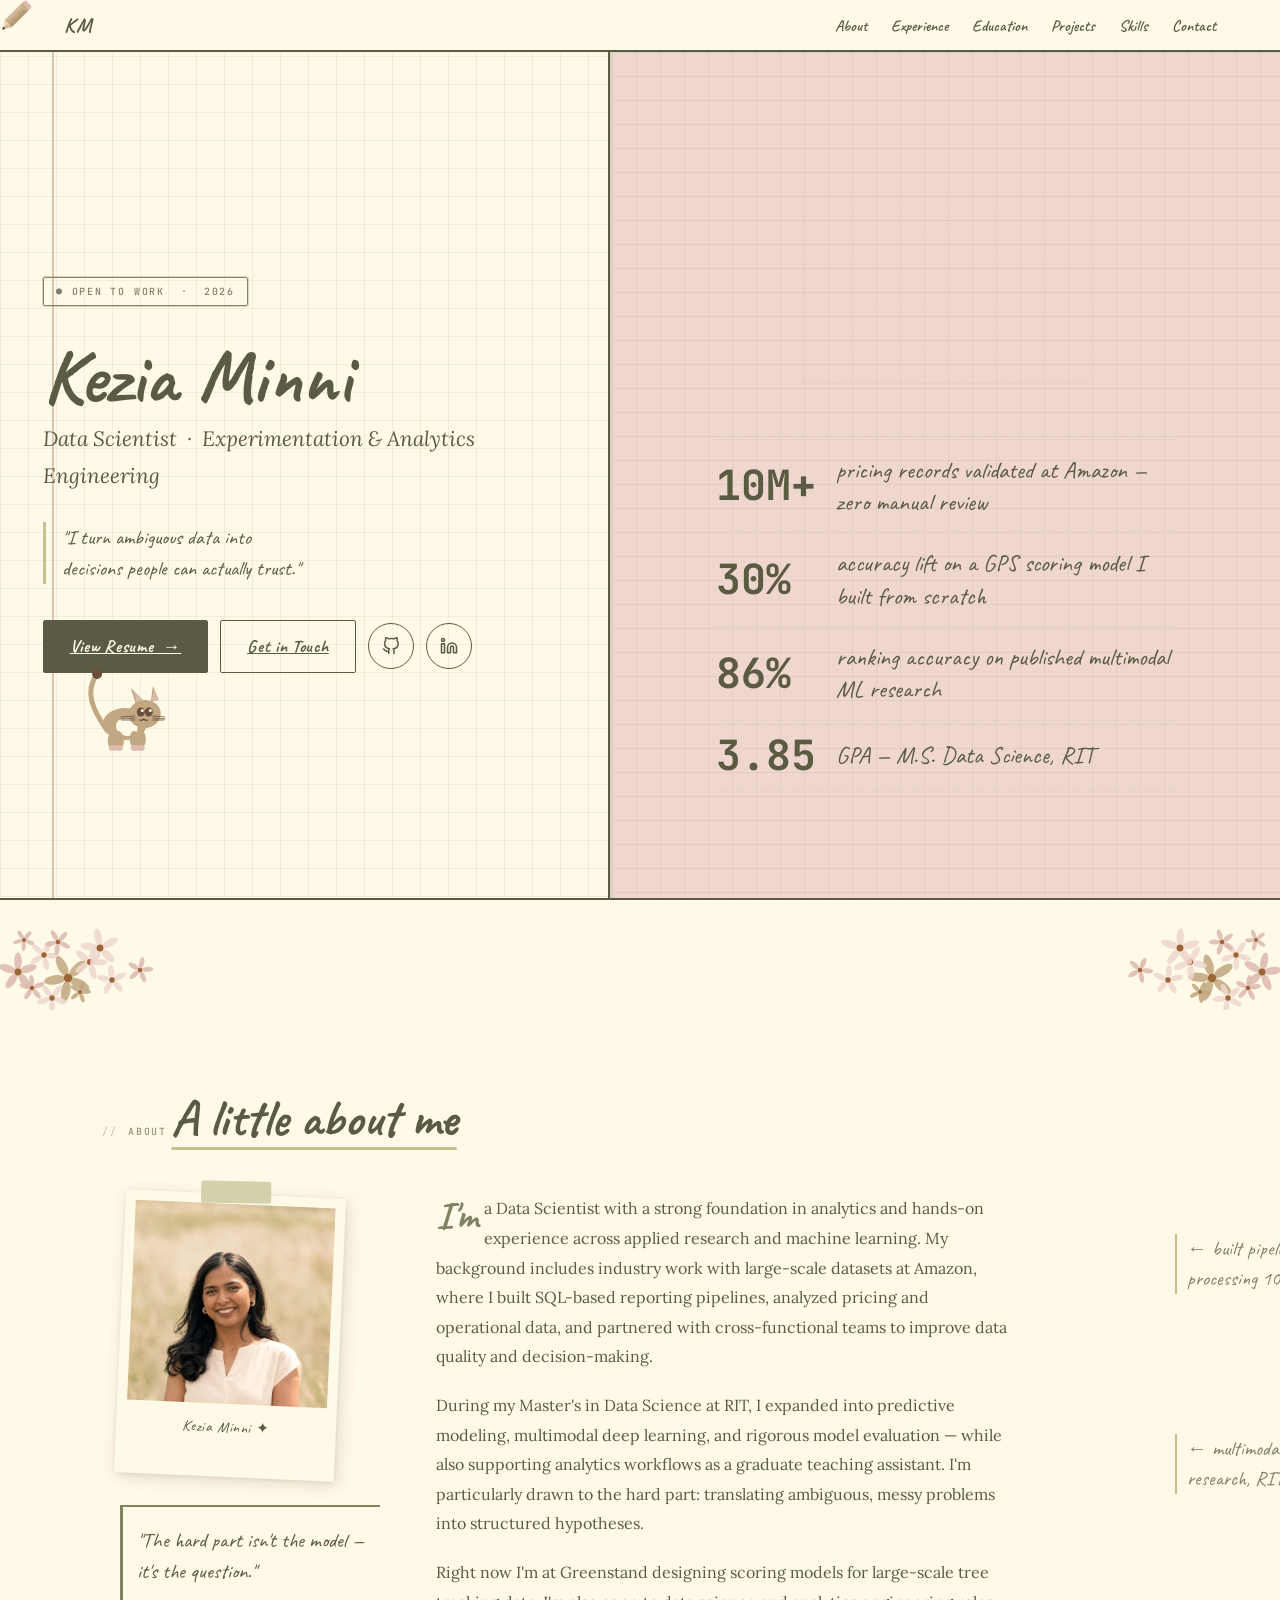
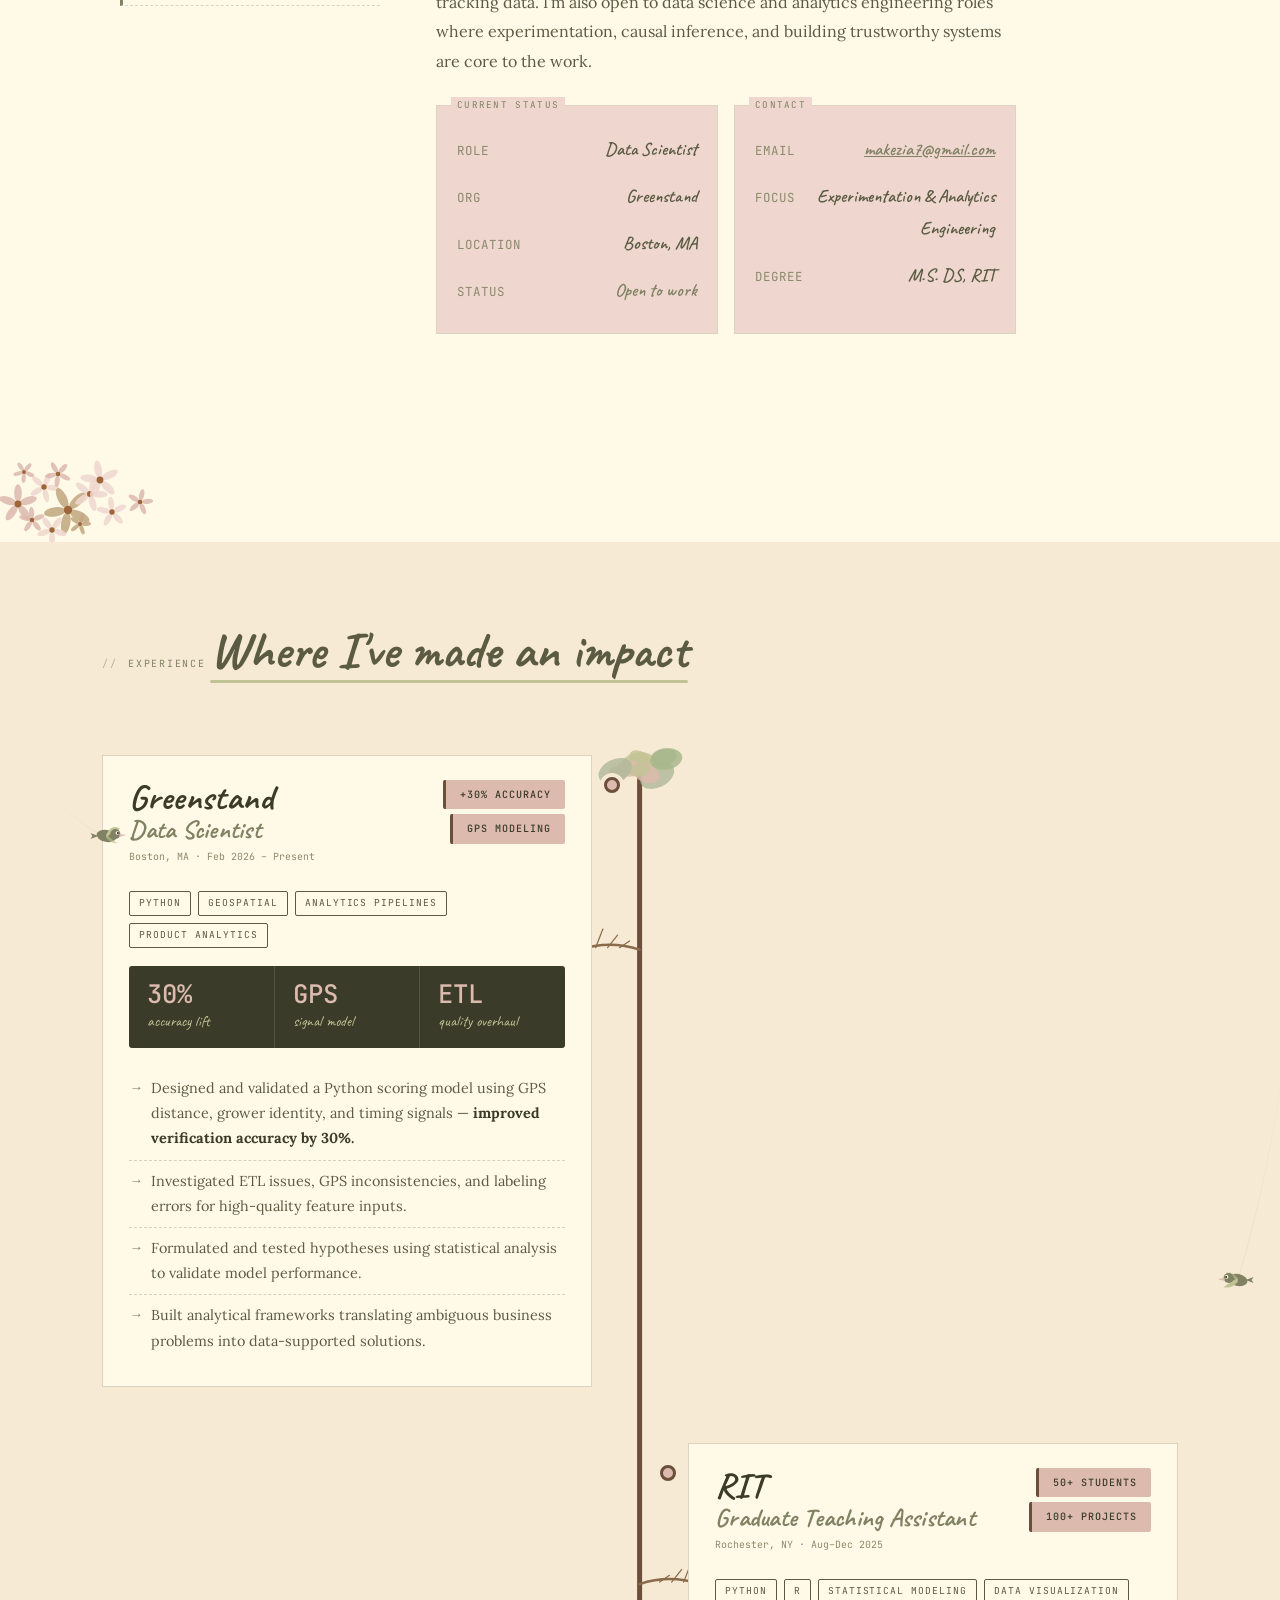
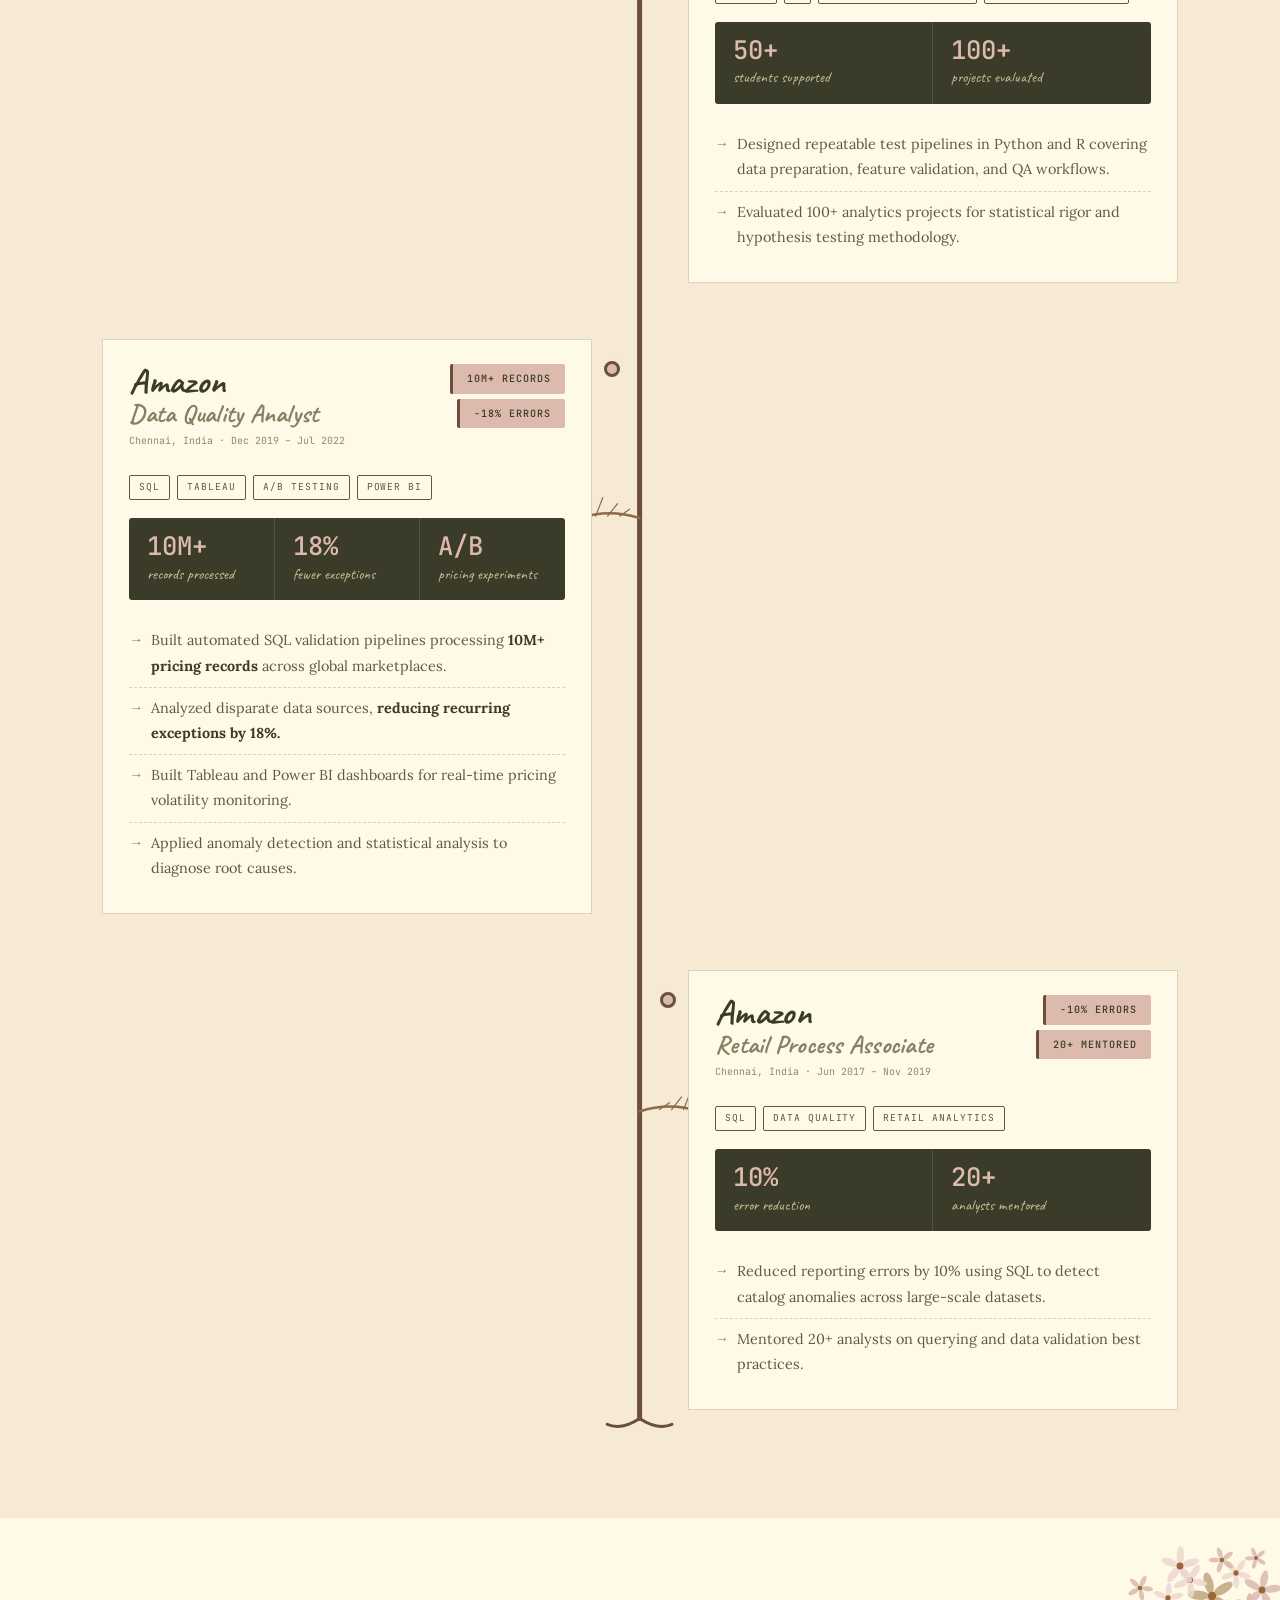
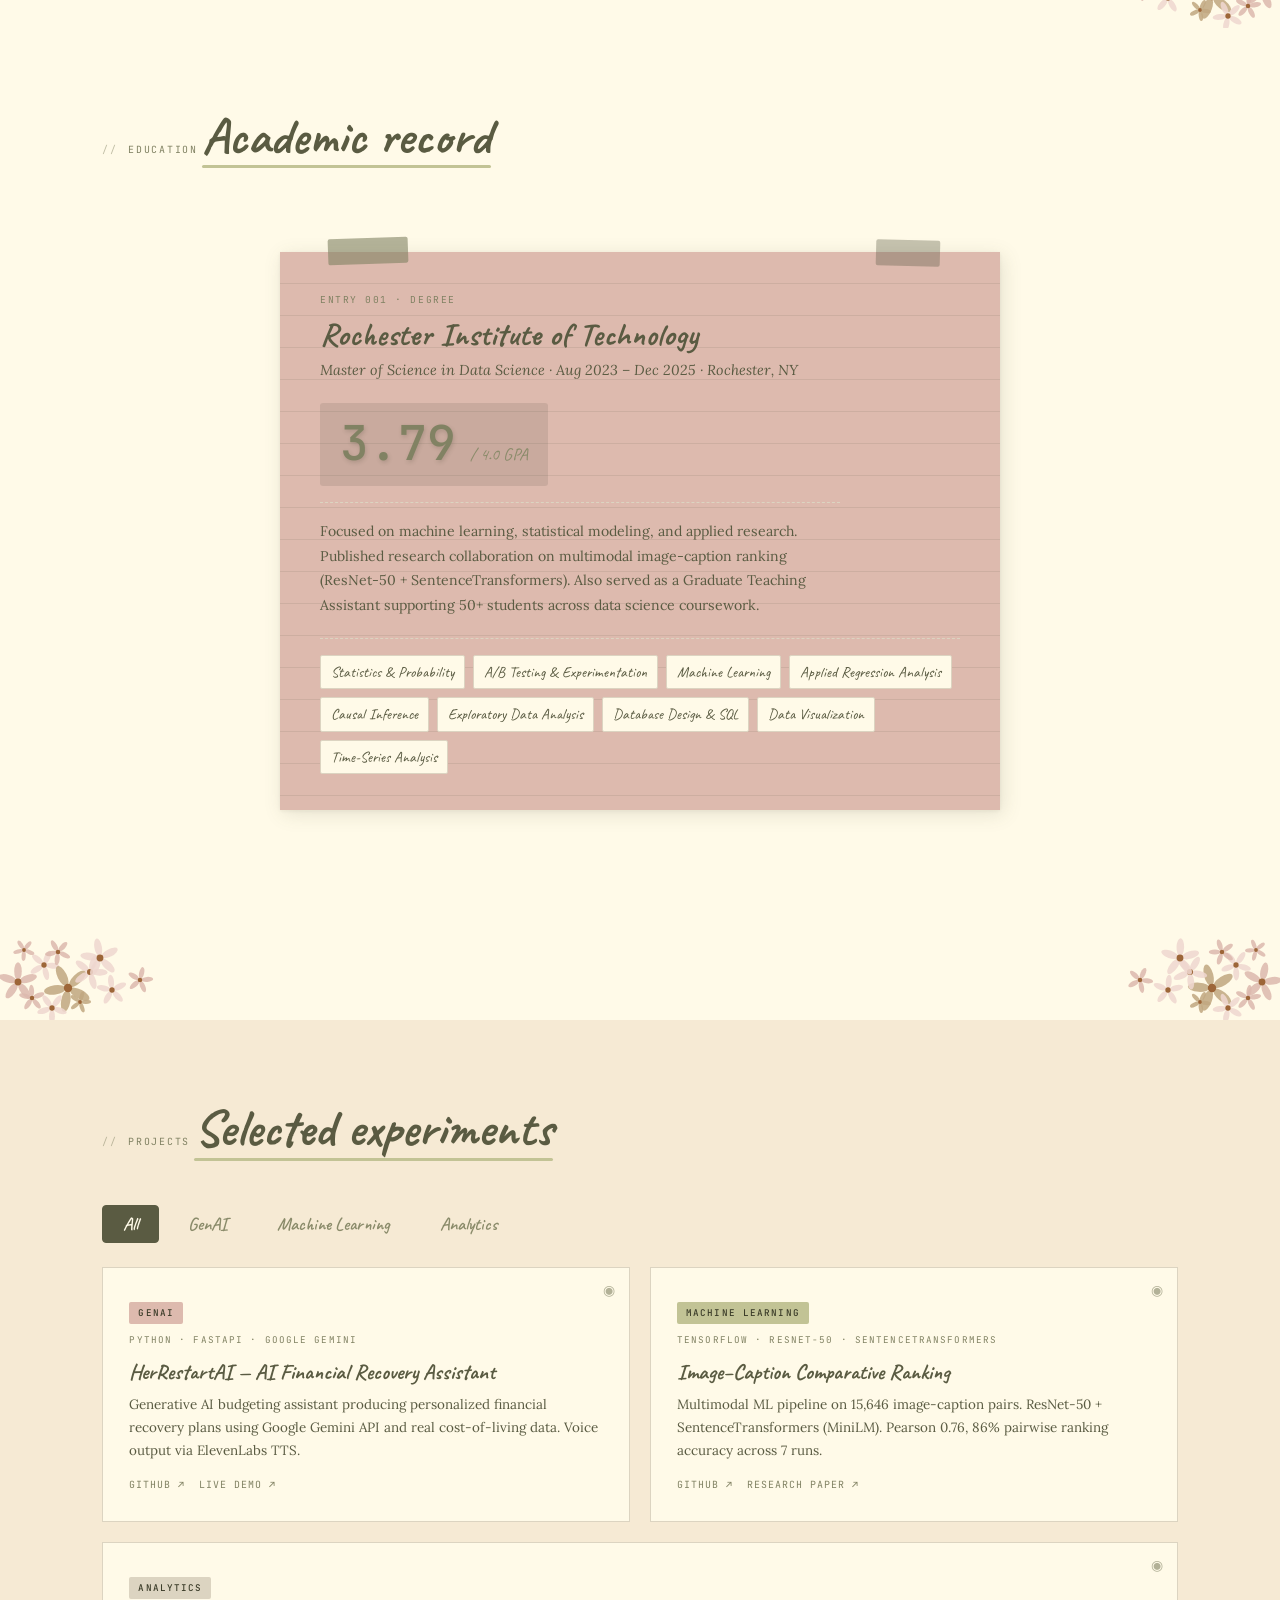
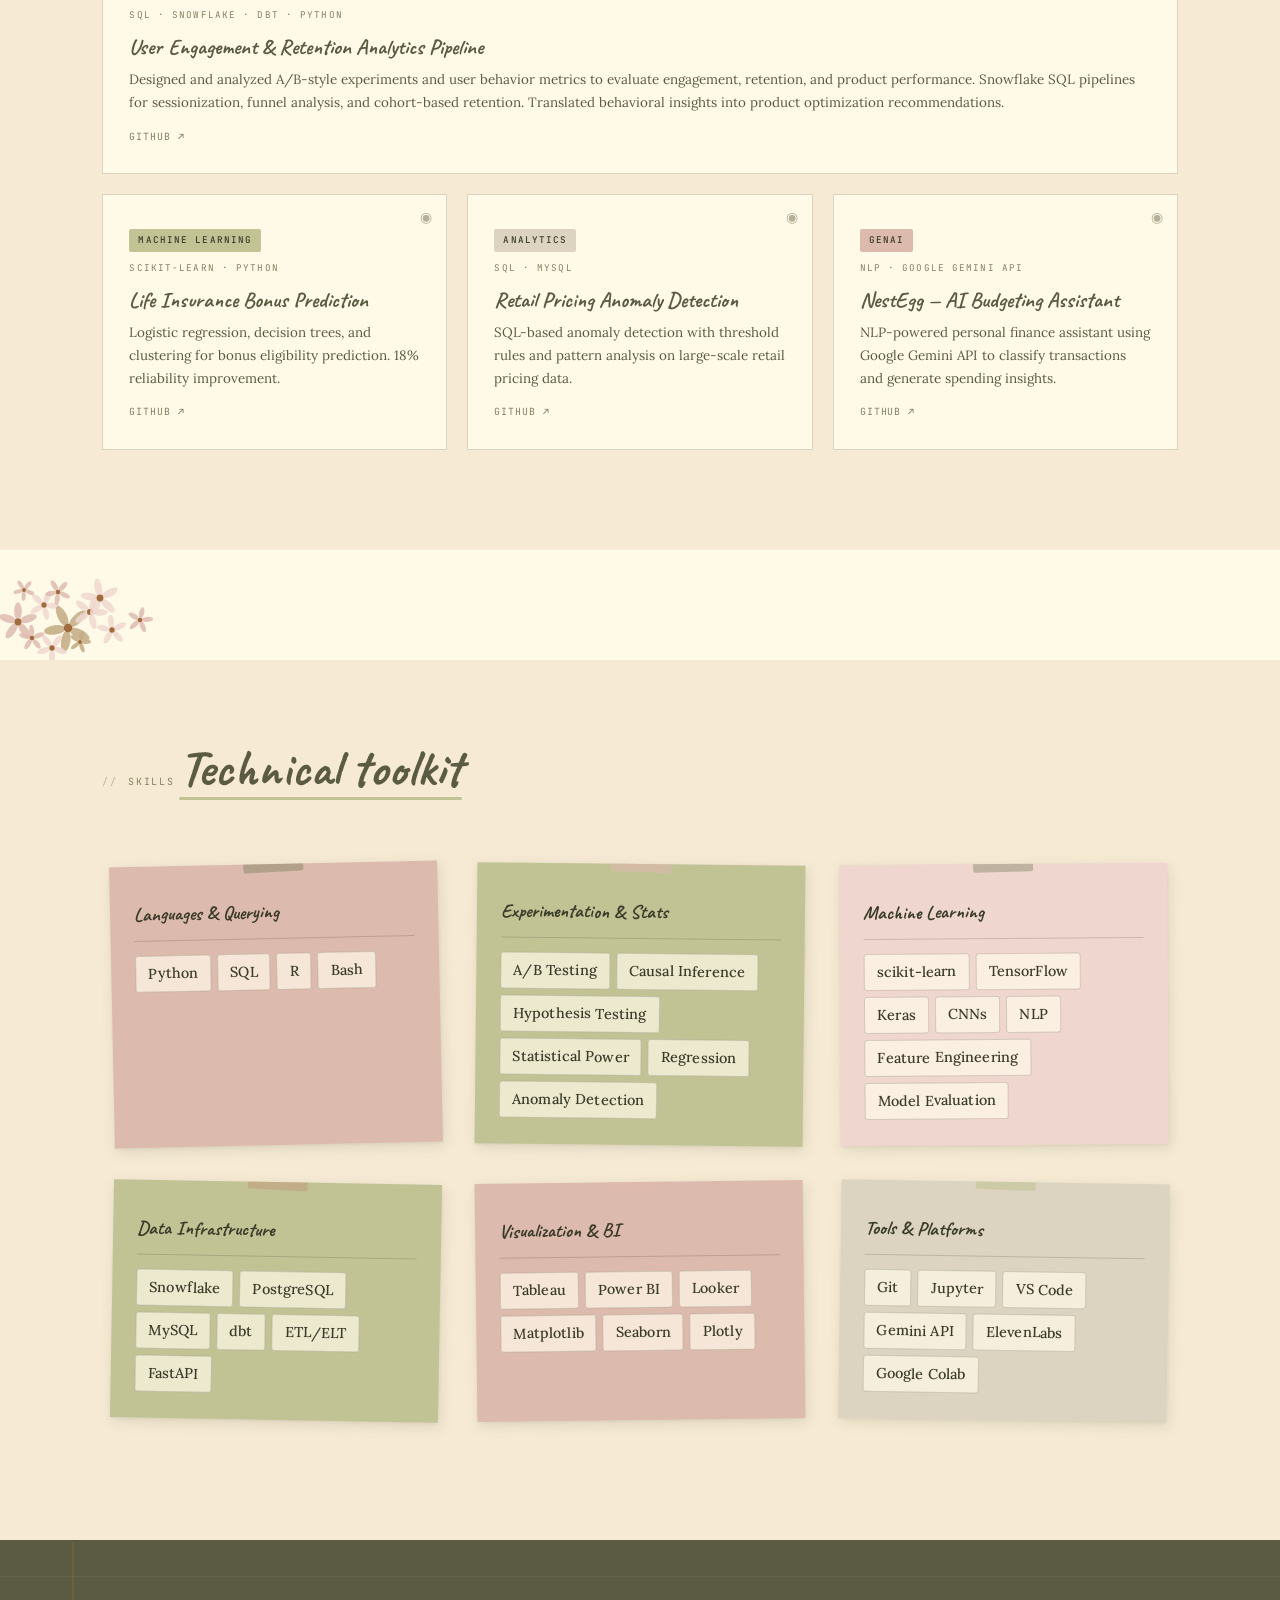
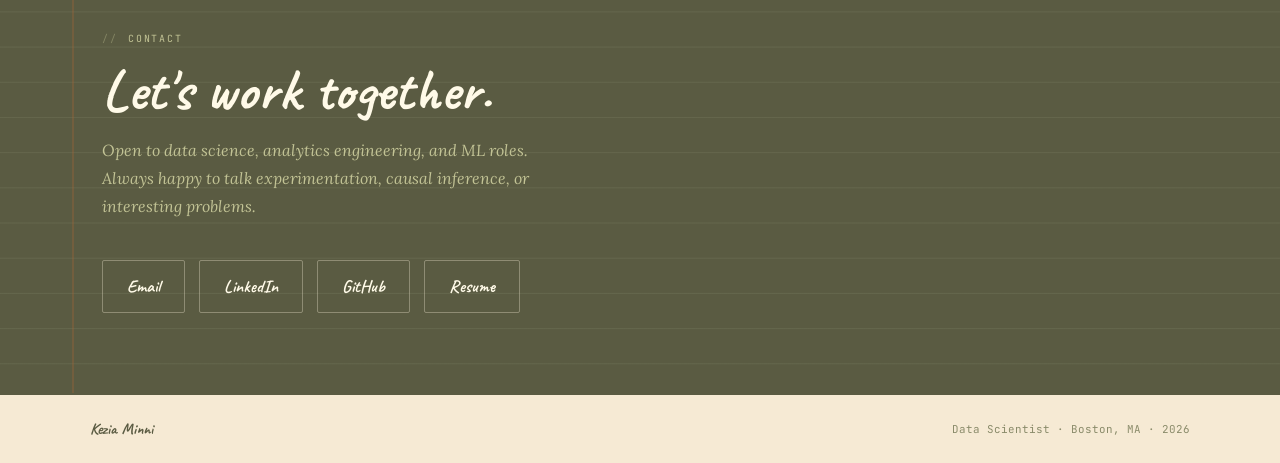
<file: index.html>
<!DOCTYPE html>
<html lang="en">
<head>
  <meta charset="UTF-8"/>
  <meta name="viewport" content="width=device-width, initial-scale=1.0"/>
  <title>Kezia Minni — Data Scientist</title>
  <link rel="stylesheet" href="styles.css"/>
</head>
<body>

<div id="cursor">
  <svg viewBox="0 0 40 40" xmlns="http://www.w3.org/2000/svg">
    <g transform="rotate(45, 20, 20)">
      <!-- eraser (top) -->
      <rect x="15" y="2" width="10" height="5" rx="2" fill="#DDBAAE"/>
      <!-- eraser band -->
      <rect x="15" y="6.5" width="10" height="2.5" fill="#C2A882"/>
      <!-- body -->
      <rect x="15" y="9" width="10" height="22" fill="#C2A882"/>
      <!-- body highlight -->
      <rect x="15" y="9" width="3.5" height="22" fill="#DCC3AA" opacity="0.6"/>
      <!-- body shadow -->
      <rect x="21.5" y="9" width="3.5" height="22" fill="#9D7A5A" opacity="0.3"/>
      <!-- tip cone -->
      <polygon points="15,31 25,31 20,38" fill="#E8D0B0"/>
      <!-- tip cone shadow -->
      <polygon points="20,31 25,31 20,38" fill="#C2A882" opacity="0.5"/>
      <!-- lead tip -->
      <polygon points="18.5,36.5 21.5,36.5 20,39.5" fill="#3A3B28"/>
    </g>
  </svg>
</div>
<div id="cursor-ring"></div>

<!-- NAV -->
<nav id="nav">
  <span class="nav-logo">KM</span>
  <ul>
    <li><a href="#about">About</a></li>
    <li><a href="#experience">Experience</a></li>
    <li><a href="#education">Education</a></li>
    <li><a href="#projects">Projects</a></li>
    <li><a href="#skills">Skills</a></li>
    <li><a href="#contact">Contact</a></li>
  </ul>
</nav>

<!-- HERO -->
<section class="hero grid-paper" id="cover">
  <!-- cat lives here, absolute over the whole hero -->
  <canvas id="cat-canvas" style="position:absolute;inset:0;width:100%;height:100%;pointer-events:none;z-index:10;"></canvas>

  <div class="hero-left">
    <div class="hero-stamp">● OPEN TO WORK &nbsp;·&nbsp; 2026</div>

    <h1 class="hero-name"><span id="typed-name"></span></h1>
    <p class="hero-subname">Data Scientist &nbsp;·&nbsp; Experimentation &amp; Analytics Engineering</p>

    <p class="hero-tagline">
      "I turn ambiguous data into<br>decisions people can actually trust."
    </p>

    <div class="hero-ctas">
      <a href="https://drive.google.com/file/d/1GzvhHKBE6N0D0bWMZa0f_IvfRc3o-O-c/view?usp=sharing" target="_blank" class="btn-primary magnetic">View Resume &nbsp;→</a>
      <a href="#contact" class="btn-outline magnetic">Get in Touch</a>
      <a href="https://github.com/KeziaMinni" target="_blank" class="btn-icon magnetic" aria-label="GitHub">
        <svg width="18" height="18" viewBox="0 0 24 24" fill="none" stroke="currentColor" stroke-width="2" stroke-linecap="round" stroke-linejoin="round"><path d="M9 19c-5 1.5-5-2.5-7-3m14 6v-3.87a3.37 3.37 0 0 0-.94-2.61c3.14-.35 6.44-1.54 6.44-7A5.44 5.44 0 0 0 20 4.77 5.07 5.07 0 0 0 19.91 1S18.73.65 16 2.48a13.38 13.38 0 0 0-7 0C6.27.65 5.09 1 5.09 1A5.07 5.07 0 0 0 5 4.77a5.44 5.44 0 0 0-1.5 3.78c0 5.42 3.3 6.61 6.44 7A3.37 3.37 0 0 0 9 18.13V22"/></svg>
      </a>
      <a href="https://www.linkedin.com/in/kezia-minni-368565137/" target="_blank" class="btn-icon magnetic" aria-label="LinkedIn">
        <svg width="18" height="18" viewBox="0 0 24 24" fill="none" stroke="currentColor" stroke-width="2" stroke-linecap="round" stroke-linejoin="round"><path d="M16 8a6 6 0 0 1 6 6v7h-4v-7a2 2 0 0 0-2-2 2 2 0 0 0-2 2v7h-4v-7a6 6 0 0 1 6-6z"/><rect x="2" y="9" width="4" height="12"/><circle cx="4" cy="4" r="2"/></svg>
      </a>
    </div>


  </div>

  <div class="hero-right">
    <canvas id="sketch-canvas" height="240"></canvas>
    <div class="hero-stat-band">
      <div class="hero-stat">
        <span class="stat-num" data-count="10" data-suffix="M+">10M+</span>
        <span class="stat-label">pricing records validated at Amazon — zero manual review</span>
      </div>
      <div class="hero-stat">
        <span class="stat-num" data-count="30" data-suffix="%">30%</span>
        <span class="stat-label">accuracy lift on a GPS scoring model I built from scratch</span>
      </div>
      <div class="hero-stat">
        <span class="stat-num" data-count="86" data-suffix="%">86%</span>
        <span class="stat-label">ranking accuracy on published multimodal ML research</span>
      </div>
      <div class="hero-stat">
        <span class="stat-num" data-count="3.85" data-decimal="2" data-suffix="">3.85</span>
        <span class="stat-label">GPA — M.S. Data Science, RIT</span>
      </div>
    </div>
  </div>
</section>

<!-- ABOUT -->
<canvas class="botanical-divider" data-side="both"></canvas>
<section id="about" class="section lined-paper">
  <div class="section-tab reveal">About</div>
  <h2 class="section-heading reveal">A little about me</h2>

  <div class="about-grid">
    <div class="about-sidebar reveal-left">

      <!-- Polaroid photo -->
      <div class="polaroid">
        <div class="polaroid-tape"></div>
        <img src="kezia_pic.png" alt="Kezia Minni" class="polaroid-img"/>
        <div class="polaroid-caption">Kezia Minni ✦</div>
      </div>

      <div class="pull-quote">"The hard part isn't the model — it's the question."</div>
    </div>

    <div class="about-body" style="position:relative;">
      <p class="reveal">
        <span class="drop-cap">I'm</span> a Data Scientist with a strong foundation in analytics and hands-on experience across applied research and machine learning. My background includes industry work with large-scale datasets at Amazon, where I built SQL-based reporting pipelines, analyzed pricing and operational data, and partnered with cross-functional teams to improve data quality and decision-making.
      </p>
      <span class="margin-note reveal" style="top:40px;">← built pipelines processing 10M+ rows</span>

      <p class="reveal delay-1">
        During my Master's in Data Science at RIT, I expanded into predictive modeling, multimodal deep learning, and rigorous model evaluation — while also supporting analytics workflows as a graduate teaching assistant. I'm particularly drawn to the hard part: translating ambiguous, messy problems into structured hypotheses.
      </p>
      <span class="margin-note reveal delay-1" style="top:240px;">← multimodal ML research, RIT</span>

      <p class="reveal delay-2">
        Right now I'm at Greenstand designing scoring models for large-scale tree tracking data. I'm also open to data science and analytics engineering roles where experimentation, causal inference, and building trustworthy systems are core to the work.
      </p>

      <!-- Status cards sit below the body text -->
      <div class="about-cards-row reveal delay-3">
        <div class="about-card" data-label="current status">
          <div class="about-card-row"><span class="key">role</span><span class="val">Data Scientist</span></div>
          <div class="about-card-row"><span class="key">org</span><span class="val">Greenstand</span></div>
          <div class="about-card-row"><span class="key">location</span><span class="val">Boston, MA</span></div>
          <div class="about-card-row"><span class="key">status</span><span class="val" style="color:var(--rust)">Open to work</span></div>
        </div>
        <div class="about-card" data-label="contact">
          <div class="about-card-row"><span class="key">email</span><span class="val"><a href="mailto:makezia7@gmail.com" style="color:var(--rust)">makezia7@gmail.com</a></span></div>
          <div class="about-card-row"><span class="key">focus</span><span class="val">Experimentation &amp; Analytics Engineering</span></div>
          <div class="about-card-row"><span class="key">degree</span><span class="val">M.S. DS, RIT</span></div>
        </div>
      </div>
    </div>
  </div>
</section>

<!-- EXPERIENCE -->
<canvas class="botanical-divider" data-side="left"></canvas>
<section id="experience" class="section grid-paper" style="position:relative;">
  <canvas id="bird-canvas" style="position:absolute;inset:0;width:100%;height:100%;pointer-events:none;z-index:2;"></canvas>
  <div class="section-tab reveal">Experience</div>
  <h2 class="section-heading reveal">Where I've made an impact</h2>

  <div class="tree-wrap">
    <!-- SVG trunk + branches drawn by JS -->
    <svg id="tree-svg" class="tree-svg" aria-hidden="true"></svg>

    <!-- entries alternate left / right -->
    <div class="tree-entries">

      <div class="tree-entry left reveal" data-branch="0">
        <div class="tree-card">
          <div class="tree-card-header">
            <div>
              <div class="exp-company">Greenstand</div>
              <div class="exp-role">Data Scientist</div>
              <div class="exp-location">Boston, MA · Feb 2026 – Present</div>
            </div>
            <div class="exp-impact-badges">
              <span class="impact-badge">+30% accuracy</span>
              <span class="impact-badge">GPS modeling</span>
            </div>
          </div>
          <div class="exp-tags">
            <span class="exp-tag">Python</span><span class="exp-tag">Geospatial</span><span class="exp-tag">Analytics Pipelines</span><span class="exp-tag">Product Analytics</span>
          </div>
          <div class="exp-stat-row">
            <div class="exp-stat"><span class="exp-stat-num">30%</span><span class="exp-stat-label">accuracy lift</span></div>
            <div class="exp-stat"><span class="exp-stat-num">GPS</span><span class="exp-stat-label">signal model</span></div>
            <div class="exp-stat"><span class="exp-stat-num">ETL</span><span class="exp-stat-label">quality overhaul</span></div>
          </div>
          <div class="exp-content"><ul>
            <li>Designed and validated a Python scoring model using GPS distance, grower identity, and timing signals — <strong>improved verification accuracy by 30%.</strong></li>
            <li>Investigated ETL issues, GPS inconsistencies, and labeling errors for high-quality feature inputs.</li>
            <li>Formulated and tested hypotheses using statistical analysis to validate model performance.</li>
            <li>Built analytical frameworks translating ambiguous business problems into data-supported solutions.</li>
          </ul></div>
        </div>
        <div class="tree-dot"></div>
      </div>

      <div class="tree-entry right reveal delay-1" data-branch="1">
        <div class="tree-dot"></div>
        <div class="tree-card">
          <div class="tree-card-header">
            <div>
              <div class="exp-company">RIT</div>
              <div class="exp-role">Graduate Teaching Assistant</div>
              <div class="exp-location">Rochester, NY · Aug–Dec 2025</div>
            </div>
            <div class="exp-impact-badges">
              <span class="impact-badge">50+ students</span>
              <span class="impact-badge">100+ projects</span>
            </div>
          </div>
          <div class="exp-tags">
            <span class="exp-tag">Python</span><span class="exp-tag">R</span><span class="exp-tag">Statistical Modeling</span><span class="exp-tag">Data Visualization</span>
          </div>
          <div class="exp-stat-row">
            <div class="exp-stat"><span class="exp-stat-num">50+</span><span class="exp-stat-label">students supported</span></div>
            <div class="exp-stat"><span class="exp-stat-num">100+</span><span class="exp-stat-label">projects evaluated</span></div>
          </div>
          <div class="exp-content"><ul>
            <li>Designed repeatable test pipelines in Python and R covering data preparation, feature validation, and QA workflows.</li>
            <li>Evaluated 100+ analytics projects for statistical rigor and hypothesis testing methodology.</li>
          </ul></div>
        </div>
      </div>

      <div class="tree-entry left reveal delay-2" data-branch="2">
        <div class="tree-card">
          <div class="tree-card-header">
            <div>
              <div class="exp-company">Amazon</div>
              <div class="exp-role">Data Quality Analyst</div>
              <div class="exp-location">Chennai, India · Dec 2019 – Jul 2022</div>
            </div>
            <div class="exp-impact-badges">
              <span class="impact-badge">10M+ records</span>
              <span class="impact-badge">-18% errors</span>
            </div>
          </div>
          <div class="exp-tags">
            <span class="exp-tag">SQL</span><span class="exp-tag">Tableau</span><span class="exp-tag">A/B Testing</span><span class="exp-tag">Power BI</span>
          </div>
          <div class="exp-stat-row">
            <div class="exp-stat"><span class="exp-stat-num">10M+</span><span class="exp-stat-label">records processed</span></div>
            <div class="exp-stat"><span class="exp-stat-num">18%</span><span class="exp-stat-label">fewer exceptions</span></div>
            <div class="exp-stat"><span class="exp-stat-num">A/B</span><span class="exp-stat-label">pricing experiments</span></div>
          </div>
          <div class="exp-content"><ul>
            <li>Built automated SQL validation pipelines processing <strong>10M+ pricing records</strong> across global marketplaces.</li>
            <li>Analyzed disparate data sources, <strong>reducing recurring exceptions by 18%.</strong></li>
            <li>Built Tableau and Power BI dashboards for real-time pricing volatility monitoring.</li>
            <li>Applied anomaly detection and statistical analysis to diagnose root causes.</li>
          </ul></div>
        </div>
        <div class="tree-dot"></div>
      </div>

      <div class="tree-entry right reveal delay-3" data-branch="3">
        <div class="tree-dot"></div>
        <div class="tree-card">
          <div class="tree-card-header">
            <div>
              <div class="exp-company">Amazon</div>
              <div class="exp-role">Retail Process Associate</div>
              <div class="exp-location">Chennai, India · Jun 2017 – Nov 2019</div>
            </div>
            <div class="exp-impact-badges">
              <span class="impact-badge">-10% errors</span>
              <span class="impact-badge">20+ mentored</span>
            </div>
          </div>
          <div class="exp-tags">
            <span class="exp-tag">SQL</span><span class="exp-tag">Data Quality</span><span class="exp-tag">Retail Analytics</span>
          </div>
          <div class="exp-stat-row">
            <div class="exp-stat"><span class="exp-stat-num">10%</span><span class="exp-stat-label">error reduction</span></div>
            <div class="exp-stat"><span class="exp-stat-num">20+</span><span class="exp-stat-label">analysts mentored</span></div>
          </div>
          <div class="exp-content"><ul>
            <li>Reduced reporting errors by 10% using SQL to detect catalog anomalies across large-scale datasets.</li>
            <li>Mentored 20+ analysts on querying and data validation best practices.</li>
          </ul></div>
        </div>
      </div>

    </div><!-- end tree-entries -->
  </div><!-- end tree-wrap -->
</section>

<!-- EDUCATION -->
<canvas class="botanical-divider" data-side="right"></canvas>
<section id="education" class="section lined-paper">
  <div class="section-tab reveal">Education</div>
  <h2 class="section-heading reveal">Academic record</h2>

  <div class="edu-notebook reveal">
    <div class="edu-notebook-inner">
      <span class="edu-tab-label">entry 001 · degree</span>
      <div class="edu-institution">Rochester Institute of Technology</div>
      <div class="edu-degree">Master of Science in Data Science · Aug 2023 – Dec 2025 · Rochester, NY</div>
      <div class="edu-gpa-row">
        <span class="edu-gpa" data-count="3.85" data-decimal="2">3.85</span>
        <span class="edu-gpa-label">/ 4.0 GPA</span>
      </div>
      <p class="edu-note">
        Focused on machine learning, statistical modeling, and applied research. Published research collaboration on multimodal image-caption ranking (ResNet-50 + SentenceTransformers). Also served as a Graduate Teaching Assistant supporting 50+ students across data science coursework.
      </p>
      <div class="coursework">
        <span>Statistics &amp; Probability</span>
        <span>A/B Testing &amp; Experimentation</span>
        <span>Machine Learning</span>
        <span>Applied Regression Analysis</span>
        <span>Causal Inference</span>
        <span>Exploratory Data Analysis</span>
        <span>Database Design &amp; SQL</span>
        <span>Data Visualization</span>
        <span>Time-Series Analysis</span>
      </div>
    </div>
  </div>
</section>

<!-- PROJECTS -->
<canvas class="botanical-divider" data-side="both"></canvas>
<section id="projects" class="section grid-paper">
  <div class="section-tab reveal">Projects</div>
  <h2 class="section-heading reveal">Selected experiments</h2>

  <!-- Filter buttons -->
  <div class="project-filters reveal" id="project-filters">
    <button class="filter-btn active" data-filter="all">All</button>
    <button class="filter-btn" data-filter="genai">GenAI</button>
    <button class="filter-btn" data-filter="ml">Machine Learning</button>
    <button class="filter-btn" data-filter="analytics">Analytics</button>
  </div>

  <div class="project-board" id="project-board-featured">
    <div class="project-card reveal" data-category="genai" onclick="openModal('herrestart')">
      <span class="project-type-badge genai">GenAI</span>
      <span class="project-tag">Python · FastAPI · Google Gemini</span>
      <div class="project-title">HerRestartAI — AI Financial Recovery Assistant</div>
      <p class="project-desc">Generative AI budgeting assistant producing personalized financial recovery plans using Google Gemini API and real cost-of-living data. Voice output via ElevenLabs TTS.</p>
      <div class="project-links">
        <a href="https://github.com/KeziaMinni/HerRestartAI" target="_blank" onclick="event.stopPropagation()">GitHub ↗</a>
        <a href="https://her-restart-ai.vercel.app/" target="_blank" onclick="event.stopPropagation()">Live Demo ↗</a>
      </div>
    </div>

    <div class="project-card reveal delay-1" data-category="ml" onclick="openModal('imagecaption')">
      <span class="project-type-badge ml">Machine Learning</span>
      <span class="project-tag">TensorFlow · ResNet-50 · SentenceTransformers</span>
      <div class="project-title">Image–Caption Comparative Ranking</div>
      <p class="project-desc">Multimodal ML pipeline on 15,646 image-caption pairs. ResNet-50 + SentenceTransformers (MiniLM). Pearson 0.76, 86% pairwise ranking accuracy across 7 runs.</p>
      <div class="project-links">
        <a href="https://github.com/hil-se/comparative_image_caption" target="_blank" onclick="event.stopPropagation()">GitHub ↗</a>
        <a href="https://arxiv.org/abs/2602.00381v2" target="_blank" onclick="event.stopPropagation()">Research Paper ↗</a>
      </div>
    </div>

    <div class="project-card full-width reveal delay-2" data-category="analytics" onclick="openModal('retention')">
      <span class="project-type-badge analytics">Analytics</span>
      <span class="project-tag">SQL · Snowflake · dbt · Python</span>
      <div class="project-title">User Engagement &amp; Retention Analytics Pipeline</div>
      <p class="project-desc">Designed and analyzed A/B-style experiments and user behavior metrics to evaluate engagement, retention, and product performance. Snowflake SQL pipelines for sessionization, funnel analysis, and cohort-based retention. Translated behavioral insights into product optimization recommendations.</p>
      <div class="project-links"><a href="https://github.com/KeziaMinni/user-engagement-retention-analytics-pipeline" target="_blank" onclick="event.stopPropagation()">GitHub ↗</a></div>
    </div>
  </div>

  <div class="project-board three" id="project-board-secondary">
    <div class="project-card reveal" data-category="ml" onclick="openModal('insurance')">
      <span class="project-type-badge ml">Machine Learning</span>
      <span class="project-tag">scikit-learn · Python</span>
      <div class="project-title">Life Insurance Bonus Prediction</div>
      <p class="project-desc">Logistic regression, decision trees, and clustering for bonus eligibility prediction. 18% reliability improvement.</p>
      <div class="project-links"><a href="https://github.com/KeziaMinni/life-insurance-bonus-predictor" target="_blank" onclick="event.stopPropagation()">GitHub ↗</a></div>
    </div>

    <div class="project-card reveal delay-1" data-category="analytics" onclick="openModal('pricing')">
      <span class="project-type-badge analytics">Analytics</span>
      <span class="project-tag">SQL · MySQL</span>
      <div class="project-title">Retail Pricing Anomaly Detection</div>
      <p class="project-desc">SQL-based anomaly detection with threshold rules and pattern analysis on large-scale retail pricing data.</p>
      <div class="project-links"><a href="https://github.com/KeziaMinni/sql-fastkart-retail-analysis" target="_blank" onclick="event.stopPropagation()">GitHub ↗</a></div>
    </div>

    <div class="project-card reveal delay-2" data-category="genai" onclick="openModal('nestegg')">
      <span class="project-type-badge genai">GenAI</span>
      <span class="project-tag">NLP · Google Gemini API</span>
      <div class="project-title">NestEgg — AI Budgeting Assistant</div>
      <p class="project-desc">NLP-powered personal finance assistant using Google Gemini API to classify transactions and generate spending insights.</p>
      <div class="project-links"><a href="https://github.com/KeziaMinni/nestegg-financial-assistant" target="_blank" onclick="event.stopPropagation()">GitHub ↗</a></div>
    </div>
  </div>
</section>

<!-- SKILLS -->
<canvas class="botanical-divider" data-side="left"></canvas>
<section id="skills" class="section lined-paper">
  <div class="section-tab reveal">Skills</div>
  <h2 class="section-heading reveal">Technical toolkit</h2>

  <div class="skills-grid">
    <div class="skill-category reveal">
      <div class="skill-cat-label">Languages &amp; Querying</div>
      <div class="stamp-list">
        <span class="stamp">Python</span><span class="stamp">SQL</span><span class="stamp">R</span><span class="stamp">Bash</span>
      </div>
    </div>
    <div class="skill-category reveal delay-1">
      <div class="skill-cat-label">Experimentation &amp; Stats</div>
      <div class="stamp-list">
        <span class="stamp">A/B Testing</span><span class="stamp">Causal Inference</span><span class="stamp">Hypothesis Testing</span><span class="stamp">Statistical Power</span><span class="stamp">Regression</span><span class="stamp">Anomaly Detection</span>
      </div>
    </div>
    <div class="skill-category reveal delay-2">
      <div class="skill-cat-label">Machine Learning</div>
      <div class="stamp-list">
        <span class="stamp">scikit-learn</span><span class="stamp">TensorFlow</span><span class="stamp">Keras</span><span class="stamp">CNNs</span><span class="stamp">NLP</span><span class="stamp">Feature Engineering</span><span class="stamp">Model Evaluation</span>
      </div>
    </div>
    <div class="skill-category reveal delay-1">
      <div class="skill-cat-label">Data Infrastructure</div>
      <div class="stamp-list">
        <span class="stamp">Snowflake</span><span class="stamp">PostgreSQL</span><span class="stamp">MySQL</span><span class="stamp">dbt</span><span class="stamp">ETL/ELT</span><span class="stamp">FastAPI</span>
      </div>
    </div>
    <div class="skill-category reveal delay-2">
      <div class="skill-cat-label">Visualization &amp; BI</div>
      <div class="stamp-list">
        <span class="stamp">Tableau</span><span class="stamp">Power BI</span><span class="stamp">Looker</span><span class="stamp">Matplotlib</span><span class="stamp">Seaborn</span><span class="stamp">Plotly</span>
      </div>
    </div>
    <div class="skill-category reveal delay-3">
      <div class="skill-cat-label">Tools &amp; Platforms</div>
      <div class="stamp-list">
        <span class="stamp">Git</span><span class="stamp">Jupyter</span><span class="stamp">VS Code</span><span class="stamp">Gemini API</span><span class="stamp">ElevenLabs</span><span class="stamp">Google Colab</span>
      </div>
    </div>
  </div>
</section>

<!-- CONTACT -->
<section id="contact" class="section">
  <canvas id="akita-canvas" style="position:absolute;inset:0;width:100%;height:100%;pointer-events:none;z-index:0;"></canvas>
  <div style="position:relative;z-index:1;">
    <div class="section-tab reveal">Contact</div>
    <h2 class="contact-heading reveal">Let's work together.</h2>
    <p class="contact-sub reveal delay-1">Open to data science, analytics engineering, and ML roles. Always happy to talk experimentation, causal inference, or interesting problems.</p>
    <div class="contact-links reveal delay-2">
      <a href="mailto:makezia7@gmail.com" class="contact-btn magnetic"><span>Email</span></a>
      <a href="https://www.linkedin.com/in/kezia-minni-368565137/" target="_blank" class="contact-btn magnetic"><span>LinkedIn</span></a>
      <a href="https://github.com/KeziaMinni" target="_blank" class="contact-btn magnetic"><span>GitHub</span></a>
      <a href="https://drive.google.com/file/d/1GzvhHKBE6N0D0bWMZa0f_IvfRc3o-O-c/view?usp=sharing" target="_blank" class="contact-btn magnetic"><span>Resume</span></a>
    </div>
  </div>
</section>

<!-- FOOTER -->
<footer>
  <strong>Kezia Minni</strong>
  <span>Data Scientist · Boston, MA · 2026</span>
</footer>

<!-- MODAL -->
<div class="modal-backdrop" id="modal" onclick="closeModal()">
  <div class="modal-box" onclick="event.stopPropagation()">
    <button class="modal-close" onclick="closeModal()">×</button>
    <div class="modal-header">
      <span class="modal-tag" id="modal-tag"></span>
      <div class="modal-title" id="modal-title"></div>
    </div>
    <div class="modal-body">
      <div class="modal-section-label">Context</div>
      <p class="modal-text" id="modal-context"></p>
      <div class="modal-section-label">What I built</div>
      <p class="modal-text" id="modal-action"></p>
      <div class="modal-section-label">Results</div>
      <p class="modal-text" id="modal-result"></p>
      <div class="modal-tools" id="modal-tools"></div>
      <div style="display:flex;gap:12px;flex-wrap:wrap;margin-top:8px;">
        <a id="modal-github" href="#" target="_blank" class="btn-primary" style="display:inline-block;">GitHub ↗</a>
        <a id="modal-demo" href="#" target="_blank" class="btn-outline" style="display:none;">Live Demo ↗</a>
      </div>
    </div>
  </div>
</div>

<script>
/* ============ PROJECT DATA ============ */
const projects = {
  herrestart: {
    tag:"GenAI · Python · FastAPI",
    title:"HerRestartAI — AI Financial Recovery Assistant",
    context:"A generative AI financial assistant designed to help women navigating financial transitions understand their stability and build personalized recovery plans.",
    action:"Developed a FastAPI backend integrating Google Gemini to generate personalized budget breakdowns, debt-free timelines, and financial growth strategies using real U.S. economic indicators. Integrated ElevenLabs TTS for voice output.",
    result:"Delivered a working AI assistant producing structured financial plans with both text and voice output, improving accessibility for users who prefer audio formats.",
    tools:["Python","FastAPI","Google Gemini API","ElevenLabs","HTML","CSS","JavaScript"],
    github:"https://github.com/KeziaMinni/HerRestartAI",
    demo:"https://her-restart-ai.vercel.app/"
  },
  imagecaption: {
    tag:"Machine Learning · Research · TensorFlow",
    title:"Image–Caption Comparative Ranking",
    context:"Built a multimodal learning system to evaluate and rank image captions using both visual and textual information — research collaboration with Professor Yu.",
    action:"Combined ResNet-50 image embeddings with SentenceTransformer (MiniLM) text embeddings on 15,646 image-caption pairs. Trained regression and comparative learning models with hinge loss and dual-encoder architecture.",
    result:"Achieved Pearson 0.76 on regression and 86% pairwise ranking accuracy on the same-image task across 7 independent runs.",
    tools:["Python","TensorFlow","Keras","ResNet-50","SentenceTransformers","MiniLM"],
    github:"https://github.com/hil-se/comparative_image_caption",
    demo:"https://arxiv.org/abs/2602.00381v2",
  },
  retention: {
    tag:"Analytics · SQL · Snowflake · dbt",
    title:"User Engagement & Retention Analytics Pipeline",
    context:"Modeled raw event-level data into actionable product analytics metrics for evaluating user behavior and growth.",
    action:"Built Snowflake SQL pipelines for sessionization, funnel analysis, and cohort-based retention. Designed A/B-style experiments to evaluate engagement and product performance.",
    result:"Enabled clear analysis of engagement, conversion, and churn trends. Translated behavioral insights into product optimization recommendations.",
    tools:["SQL","Snowflake","dbt","Python","Product Analytics"],
    github:"https://github.com/KeziaMinni/user-engagement-retention-analytics-pipeline"
  },
  insurance: {
    tag:"Machine Learning",
    title:"Life Insurance Bonus Prediction",
    context:"Predicted bonus eligibility for insurance agents using historical sales data.",
    action:"Applied logistic regression, decision trees, and clustering with feature engineering and cross-validation.",
    result:"Improved predictive reliability by 18% over baseline models.",
    tools:["Python","scikit-learn","Logistic Regression","Decision Trees"],
    github:"https://github.com/KeziaMinni/life-insurance-bonus-predictor"
  },
  pricing: {
    tag:"Analytics · SQL",
    title:"Retail Pricing Anomaly Detection",
    context:"Identified pricing inconsistencies across large retail datasets.",
    action:"Built SQL-based anomaly detection using threshold rules and pattern analysis on retail pricing data.",
    result:"Reduced manual review effort and strengthened data governance practices.",
    tools:["SQL","MySQL","Anomaly Detection"],
    github:"https://github.com/KeziaMinni/sql-fastkart-retail-analysis"
  },
  nestegg: {
    tag:"NLP · AI · Python",
    title:"NestEgg — AI Budgeting Assistant",
    context:"Created an AI assistant to help users understand and improve their spending behavior through natural language.",
    action:"Used NLP with Google Gemini API to classify transactions, generate spending summaries, and surface personalized insights.",
    result:"Improved clarity and decision-making around personal finances with conversational, actionable output.",
    tools:["Python","NLP","Google Gemini API"],
    github:"https://github.com/KeziaMinni/nestegg-financial-assistant"
  }
};

function openModal(key) {
  const p = projects[key];
  document.getElementById('modal-tag').textContent = p.tag;
  document.getElementById('modal-title').textContent = p.title;
  document.getElementById('modal-context').textContent = p.context;
  document.getElementById('modal-action').textContent = p.action;
  document.getElementById('modal-result').textContent = p.result;
  document.getElementById('modal-github').href = p.github;
  const demoBtn = document.getElementById('modal-demo');
  if(p.demo){
    demoBtn.href = p.demo;
    demoBtn.style.display = 'inline-block';
    demoBtn.textContent = key === 'imagecaption' ? 'Read Paper ↗' : 'Live Demo ↗';
  } else {
    demoBtn.style.display = 'none';
  }
  const tools = document.getElementById('modal-tools');
  tools.innerHTML = '';
  p.tools.forEach(t => {
    const chip = document.createElement('span');
    chip.className = 'modal-tool-chip';
    chip.textContent = t;
    tools.appendChild(chip);
  });
  document.getElementById('modal').classList.add('open');
  document.body.style.overflow = 'hidden';
}
function closeModal() {
  document.getElementById('modal').classList.remove('open');
  document.body.style.overflow = '';
}
document.addEventListener('keydown', e => { if(e.key==='Escape') closeModal(); });

/* ============ PROJECT FILTERS ============ */
document.querySelectorAll('.filter-btn').forEach(btn => {
  btn.addEventListener('click', () => {
    document.querySelectorAll('.filter-btn').forEach(b => b.classList.remove('active'));
    btn.classList.add('active');
    const filter = btn.dataset.filter;
    document.querySelectorAll('.project-card').forEach(card => {
      const cat = card.dataset.category;
      if(filter === 'all' || cat === filter){
        card.style.opacity = '1';
        card.style.transform = '';
        card.style.pointerEvents = '';
        card.style.zIndex = '2';
        card.style.boxShadow = '5px 7px 0 var(--sage)';
      } else {
        card.style.opacity = '0.3';
        card.style.transform = 'scale(0.97)';
        card.style.pointerEvents = 'none';
        card.style.zIndex = '0';
        card.style.boxShadow = 'none';
      }
    });
  });
});

/* ============ PENCIL CURSOR ============ */
const cur = document.getElementById('cursor');
document.addEventListener('mousemove', e => {
  cur.style.left = e.clientX + 'px';
  cur.style.top  = e.clientY + 'px';
});
document.querySelectorAll('a,button,.project-card,.magnetic,.stamp,.tree-card').forEach(el => {
  el.addEventListener('mouseenter', () => cur.classList.add('hovering'));
  el.addEventListener('mouseleave', () => cur.classList.remove('hovering'));
});

/* ============ MAGNETIC BUTTONS ============ */
document.querySelectorAll('.magnetic').forEach(btn=>{
  btn.addEventListener('mousemove',e=>{
    const r=btn.getBoundingClientRect();
    const dx=e.clientX-(r.left+r.width/2);
    const dy=e.clientY-(r.top+r.height/2);
    btn.style.transform=`translate(${dx*0.22}px,${dy*0.22}px)`;
  });
  btn.addEventListener('mouseleave',()=>{ btn.style.transform=''; });
});

/* ============ NAV SCROLL STATE ============ */
window.addEventListener('scroll',()=>{
  document.getElementById('nav').classList.toggle('scrolled', window.scrollY > 40);
}, {passive:true});

/* ============ SCROLL REVEAL ============ */
const obs = new IntersectionObserver(entries=>{
  entries.forEach(e=>{
    if(e.isIntersecting){
      e.target.classList.add('visible');
      obs.unobserve(e.target);
    }
  });
},{threshold:0.1});
document.querySelectorAll('.reveal,.reveal-left,.reveal-right,.exp-entry,.tree-entry,.section-heading,.margin-note').forEach(el=>obs.observe(el));

/* ============ NUMBER COUNTERS ============ */
function animCount(el){
  const target=parseFloat(el.dataset.count);
  const suffix=el.dataset.suffix||'';
  const dec=parseInt(el.dataset.decimal)||0;
  const dur=1500, start=performance.now();
  function step(now){
    const t=Math.min((now-start)/dur,1);
    const ease=1-Math.pow(1-t,3);
    const val=target*ease;
    el.textContent=(dec?val.toFixed(dec):Math.round(val))+suffix;
    if(t<1) requestAnimationFrame(step);
  }
  requestAnimationFrame(step);
}
const cObs=new IntersectionObserver(entries=>{
  entries.forEach(e=>{
    if(e.isIntersecting&&e.target.dataset.count){
      animCount(e.target); cObs.unobserve(e.target);
    }
  });
},{threshold:0.5});
document.querySelectorAll('[data-count]').forEach(el=>cObs.observe(el));

/* ============ SKETCH CANVAS — PENCIL SCATTER PLOT ============ */
(function(){
  const canvas = document.getElementById('sketch-canvas');
  const ctx = canvas.getContext('2d');
  const RUST='#818263', OLIVE='#5A5B42', SAGE='#DCD4C1', BROWN='#3A3B28';
  const COLORS=[RUST,OLIVE,'#C2C395','#DDBAAE'];

  let W,H;
  let pts=[], regLine=null;
  let frame=0;
  // animation states: grid -> pts -> regline -> annot -> idle
  let state='grid', gridProgress=0, ptIdx=0, ptTimer=0, regProgress=0, annotProgress=0;

  function resize(){
    const parent=canvas.parentElement;
    W=canvas.width=Math.min(parent.clientWidth,360);
    H=canvas.height=260;
    canvas.style.width=W+'px';
    canvas.style.height=H+'px';
    init();
  }

  function init(){
    pts=[];
    const PAD=36, n=20;
    for(let i=0;i<n;i++){
      const t=i/(n-1);
      const bx=PAD+t*(W-PAD*2);
      const by=H-PAD-t*(H-PAD*2);
      pts.push({
        x:bx+(Math.random()-0.5)*16,
        y:by+(Math.random()-0.5)*52,
        r:2.5+Math.random()*3,
        c:COLORS[Math.floor(Math.random()*COLORS.length)],
        alpha:0, targetAlpha:0.7+Math.random()*0.3,
        born:false, pulse:Math.random()*Math.PI*2,
        jitter:()=>(Math.random()-0.5)*1.4
      });
    }
    // regression
    const xs=pts.map(p=>p.x), ys=pts.map(p=>p.y);
    const mx2=xs.reduce((a,b)=>a+b,0)/n;
    const my2=ys.reduce((a,b)=>a+b,0)/n;
    let num=0,den=0;
    pts.forEach(p=>{num+=(p.x-mx2)*(p.y-my2);den+=(p.x-mx2)**2;});
    const s=num/den, ic=my2-s*mx2;
    regLine={x0:PAD,y0:s*PAD+ic,x1:W-PAD,y1:s*(W-PAD)+ic};
    state='grid'; gridProgress=0; ptIdx=0; ptTimer=0; regProgress=0; annotProgress=0;
  }

  /* pencil-stroke helper: draws a slightly wobbly line */
  function pencilLine(x0,y0,x1,y1,color,width,alpha){
    ctx.save();
    ctx.globalAlpha=alpha||0.7;
    ctx.strokeStyle=color;
    ctx.lineWidth=width||1;
    ctx.lineCap='round';
    const segs=Math.max(4,Math.round(Math.hypot(x1-x0,y1-y0)/8));
    ctx.beginPath();
    ctx.moveTo(x0,y0);
    for(let i=1;i<=segs;i++){
      const t=i/segs;
      const jx=(Math.random()-0.5)*0.8;
      const jy=(Math.random()-0.5)*0.8;
      ctx.lineTo(x0+(x1-x0)*t+jx, y0+(y1-y0)*t+jy);
    }
    ctx.stroke();
    ctx.restore();
  }

  /* sketchy rect */
  function sketchRect(x,y,w,h,color,alpha){
    ctx.save(); ctx.globalAlpha=alpha||0.5;
    pencilLine(x,y,x+w,y,color,0.7,alpha);
    pencilLine(x+w,y,x+w,y+h,color,0.7,alpha);
    pencilLine(x+w,y+h,x,y+h,color,0.7,alpha);
    pencilLine(x,y+h,x,y,color,0.7,alpha);
    ctx.restore();
  }

  function drawGrid(progress){
    const PAD=36, rows=5, cols=6;
    const gw=W-PAD*2, gh=H-PAD*2;
    ctx.save(); ctx.globalAlpha=0.22*progress;
    ctx.strokeStyle=OLIVE; ctx.lineWidth=0.6;
    ctx.setLineDash([3,4]);
    for(let r=0;r<=rows;r++){
      const y=PAD+r*gh/rows;
      pencilLine(PAD,y,W-PAD,y,OLIVE,0.5,0.2*progress);
    }
    for(let c=0;c<=cols;c++){
      const x=PAD+c*gw/cols;
      pencilLine(x,PAD,x,H-PAD,OLIVE,0.5,0.2*progress);
    }
    // axes
    ctx.setLineDash([]);
    pencilLine(PAD,H-PAD,W-PAD,H-PAD,BROWN,1,0.45*progress);
    pencilLine(PAD,PAD,PAD,H-PAD,BROWN,1,0.45*progress);
    ctx.restore();
  }

  function drawPts(){
    pts.forEach(p=>{
      if(!p.born) return;
      if(p.alpha<p.targetAlpha) p.alpha=Math.min(p.targetAlpha,p.alpha+0.05);
      p.pulse+=0.02;
      ctx.save();
      ctx.globalAlpha=p.alpha;
      ctx.fillStyle=p.c;
      ctx.beginPath();
      ctx.arc(p.x+p.jitter(),p.y+p.jitter(),p.r+Math.sin(p.pulse)*0.4,0,Math.PI*2);
      ctx.fill();
      // tiny sketch ring on a few
      if(p.r>4){
        ctx.globalAlpha=p.alpha*0.3;
        ctx.strokeStyle=p.c; ctx.lineWidth=0.7;
        ctx.beginPath();
        ctx.arc(p.x,p.y,p.r+3+Math.sin(p.pulse)*0.5,0,Math.PI*2);
        ctx.stroke();
      }
      ctx.restore();
    });
  }

  function drawReg(progress){
    if(!regLine) return;
    const {x0,y0,x1,y1}=regLine;
    const ex=x0+(x1-x0)*progress, ey=y0+(y1-y0)*progress;
    // confidence band
    const band=18;
    ctx.save(); ctx.globalAlpha=0.1;
    ctx.fillStyle=SAGE;
    ctx.beginPath();
    ctx.moveTo(x0,y0-band); ctx.lineTo(ex,ey-band);
    ctx.lineTo(ex,ey+band); ctx.lineTo(x0,y0+band);
    ctx.closePath(); ctx.fill();
    ctx.restore();
    // line — drawn wobbly
    pencilLine(x0,y0,ex,ey,OLIVE,1.6,0.7);
  }

  function drawAnnot(progress){
    if(progress<=0) return;
    const a=Math.min(1,progress);
    const ax=W*0.5, ay=H*0.42;
    // dashed circle
    ctx.save(); ctx.globalAlpha=a*0.8;
    ctx.strokeStyle=RUST; ctx.lineWidth=0.9;
    ctx.setLineDash([3,3]);
    ctx.beginPath(); ctx.arc(ax,ay,12,0,Math.PI*2); ctx.stroke();
    ctx.setLineDash([]);
    // leader
    pencilLine(ax+12,ay-10,ax+32,ay-24,RUST,0.8,a*0.7);
    // label
    ctx.font='600 9.5px "JetBrains Mono", monospace';
    ctx.fillStyle=RUST;
    ctx.globalAlpha=a;
    ctx.fillText('r = 0.76',ax+34,ay-22);
    ctx.restore();
  }

  window._scatterKnock = {
    triggered: false,
    shakeAmt: 0,
    collapseScale: 1,
    falling: false,
    alpha: 1,
    reset() {
      this.triggered = false;
      this.shakeAmt = 0;
      this.collapseScale = 1;
      this.falling = false;
      this.alpha = 1;
      state = 'grid';
      gridProgress = 0;
      ptIdx = 0;
      ptTimer = 0;
      regProgress = 0;
      annotProgress = 0;
      init();
    }
  };

  function tick(){
    const knock = window._scatterKnock;

    if(knock.triggered && !knock.falling){
      knock.shakeAmt = Math.min(knock.shakeAmt + 1.2, 12);
    }
    if(knock.falling){
      knock.collapseScale = Math.max(0, knock.collapseScale - 0.04);
      knock.alpha = knock.collapseScale;
    }

    const shakeX = (!knock.falling && knock.shakeAmt > 0) ? (Math.random()-0.5)*knock.shakeAmt : 0;
    const shakeY = (!knock.falling && knock.shakeAmt > 0) ? (Math.random()-0.5)*knock.shakeAmt*0.4 : 0;

    ctx.clearRect(0, 0, W, H);
    ctx.save();
    ctx.globalAlpha = knock.alpha;

    if(knock.falling){
      // collapse scale from center of canvas
      const cx2 = W/2, cy2 = H/2;
      ctx.translate(cx2, cy2);
      ctx.scale(knock.collapseScale, knock.collapseScale);
      ctx.translate(-cx2, -cy2);
    } else {
      ctx.translate(shakeX, shakeY);
    }

    frame++;

    if(state==='grid'){
      gridProgress=Math.min(1,gridProgress+0.04);
      drawGrid(gridProgress);
      if(gridProgress>=1) state='pts';
    } else {
      drawGrid(1);
    }

    if(state==='pts'){
      ptTimer++;
      if(ptTimer%4===0 && ptIdx<pts.length){ pts[ptIdx].born=true; ptIdx++; }
      if(ptIdx>=pts.length) state='regline';
    }

    drawPts();

    if(state==='regline'){
      regProgress=Math.min(1,regProgress+0.016);
      drawReg(regProgress);
      drawAnnot(0);
      if(regProgress>=1) state='annot';
    } else if(state==='annot'||state==='idle'){
      drawReg(1);
      annotProgress=Math.min(1,annotProgress+0.04);
      drawAnnot(annotProgress);
      if(annotProgress>=1) state='idle';
    }

    ctx.restore();

    // decay shake
    if(knock.shakeAmt > 0 && !knock.falling) knock.shakeAmt *= 0.85;

    // collapsed — reset after 2s
    if(knock.collapseScale <= 0 && !knock._resetTimer){
      knock._resetTimer = setTimeout(() => {
        knock.reset();
        knock._resetTimer = null;
      }, 2000);
    }

    requestAnimationFrame(tick);
  }

  window.addEventListener('resize',resize);
  resize();
  requestAnimationFrame(tick);
})();
/* ============ CAT ANIMATION ============ */
(function(){
  const canvas = document.getElementById('cat-canvas');
  const ctx = canvas.getContext('2d');
  let W, H;

  function resize(){
    const hero = document.getElementById('cover');
    W = canvas.width  = hero.offsetWidth;
    H = canvas.height = hero.offsetHeight;
  }
  resize();
  window.addEventListener('resize', resize);

  // colour palette
  const FUR   = '#C2A882';
  const DARK  = '#6B4F3A';
  const PINK  = '#DDBAAE';
  const CREAM = '#FFFAE8';

  // ── cat state machine ──────────────────────────────────
  let cat = {
    x: -80, y: 0,
    dir: 1,
    state: 'walk_right',
    stateTimer: 0,
    walkFrame: 0,
    walkTick: 0,
    tailAngle: 0,
    tailDir: 1,
    blinkTimer: 0,
    blinking: false,
    lickFrame: 0,
    sleeping: false,
    zzz: [],
    pawLift: 0,
    pawDir: 1,
    flopAngle: 0,        // death flop rotation
    flopDir: 1,
    knockPawX: 0,        // knocking paw position
    knockPawY: 0,
    fallingObj: null,    // the object being knocked off
    ignoreTimer: 0,      // ignoring cursor - grooming
    spinAngle: 0,
  };


  // waypoints — includes funny random actions
  const stops = [
    { x: 0.10, y: 0.82, action: 'sit'           },
    { x: 0.25, y: 0.72, action: 'sniff'         },
    { x: 0.40, y: 0.85, action: 'lick'          },
    { x: 0.52, y: 0.65, action: 'sleep'         },
    { x: 0.56, y: 0.38, action: 'knock_scatter' },
    { x: 0.38, y: 0.60, action: 'ignore'        },
    { x: 0.20, y: 0.80, action: 'sniff'         },
    { x: 0.95, y: 0.75, action: 'sit'           },
    { x: 1.12, y: 0.82, action: 'walk_left'     },
  ];
  let stopIdx = 0;
  let targetX = () => stops[stopIdx].x * W;
  let targetY = () => stops[stopIdx].y * H;

  cat.x = -80;
  cat.y = stops[0].y * H;

  // ── drawing helpers ────────────────────────────────────
  function drawCat(x, y, dir, state, walkFrame, tailAngle, blinking, lickFrame, pawLift){
    ctx.save();
    ctx.translate(x, y);
    ctx.scale(dir, 1); // flip for direction

    const sc = 1; // scale factor

    // === TAIL ===
    ctx.save();
    ctx.strokeStyle = FUR;
    ctx.lineWidth = 5 * sc;
    ctx.lineCap = 'round';
    ctx.beginPath();
    // tail curves up from butt
    const tx = -18 * sc, ty = -8 * sc;
    const tailCurl = tailAngle;
    ctx.moveTo(tx, ty);
    ctx.bezierCurveTo(
      tx - 14*sc, ty - 20*sc,
      tx - 28*sc + Math.sin(tailCurl)*18*sc, ty - 38*sc,
      tx - 18*sc + Math.sin(tailCurl)*28*sc, ty - 56*sc
    );
    ctx.stroke();
    // tail tip
    ctx.fillStyle = DARK;
    ctx.beginPath();
    ctx.arc(tx - 18*sc + Math.sin(tailCurl)*28*sc, ty - 56*sc, 5*sc, 0, Math.PI*2);
    ctx.fill();
    ctx.restore();

    // === BODY ===
    ctx.fillStyle = FUR;
    ctx.beginPath();
    ctx.ellipse(0, -14*sc, 22*sc, 16*sc, 0, 0, Math.PI*2);
    ctx.fill();

    // belly patch
    ctx.fillStyle = CREAM;
    ctx.beginPath();
    ctx.ellipse(2*sc, -11*sc, 11*sc, 9*sc, 0.2, 0, Math.PI*2);
    ctx.fill();

    // === LEGS ===
    const legBob = (state === 'walk_right' || state === 'walk_left')
      ? Math.sin(walkFrame * 0.4) * 4 * sc : 0;
    const legBob2 = -legBob;

    ctx.fillStyle = FUR;
    // back legs
    ctx.beginPath(); ctx.ellipse(-12*sc, 2*sc + legBob2, 5*sc, 9*sc, 0.1, 0, Math.PI*2); ctx.fill();
    ctx.beginPath(); ctx.ellipse(-6*sc,  2*sc + legBob,  5*sc, 9*sc, -0.1,0, Math.PI*2); ctx.fill();
    // front legs
    ctx.beginPath(); ctx.ellipse(10*sc,  2*sc + legBob,  5*sc, 9*sc, -0.1,0, Math.PI*2); ctx.fill();
    ctx.beginPath(); ctx.ellipse(16*sc,  2*sc + legBob2, 5*sc, 9*sc, 0.1, 0, Math.PI*2); ctx.fill();

    // paws
    ctx.fillStyle = PINK;
    [-12,  -6, 10, 16].forEach((lx, i) => {
      const lb = i % 2 === 0 ? legBob : legBob2;
      ctx.beginPath(); ctx.ellipse(lx*sc, 10*sc + lb, 4*sc, 3*sc, 0, 0, Math.PI*2); ctx.fill();
    });

    // === HEAD ===
    ctx.fillStyle = FUR;
    ctx.beginPath();
    ctx.ellipse(20*sc, -24*sc, 16*sc, 14*sc, -0.1, 0, Math.PI*2);
    ctx.fill();

    // EARS
    ctx.fillStyle = FUR;
    // left ear
    ctx.beginPath();
    ctx.moveTo(11*sc, -34*sc); ctx.lineTo(6*sc, -50*sc); ctx.lineTo(18*sc, -38*sc);
    ctx.closePath(); ctx.fill();
    // right ear
    ctx.beginPath();
    ctx.moveTo(26*sc, -36*sc); ctx.lineTo(28*sc, -52*sc); ctx.lineTo(34*sc, -38*sc);
    ctx.closePath(); ctx.fill();
    // inner ears
    ctx.fillStyle = PINK;
    ctx.beginPath();
    ctx.moveTo(12*sc, -36*sc); ctx.lineTo(9*sc, -46*sc); ctx.lineTo(17*sc, -38*sc);
    ctx.closePath(); ctx.fill();
    ctx.beginPath();
    ctx.moveTo(27*sc, -37*sc); ctx.lineTo(29*sc, -48*sc); ctx.lineTo(33*sc, -38*sc);
    ctx.closePath(); ctx.fill();

    // FACE
    // eyes
    ctx.fillStyle = DARK;
    if (blinking) {
      // closed eye slits
      ctx.beginPath(); ctx.ellipse(16*sc, -26*sc, 5*sc, 1.5*sc, 0, 0, Math.PI*2); ctx.fill();
      ctx.beginPath(); ctx.ellipse(24*sc, -26*sc, 5*sc, 1.5*sc, 0, 0, Math.PI*2); ctx.fill();
    } else {
      ctx.beginPath(); ctx.ellipse(16*sc, -26*sc, 4*sc, 4.5*sc, 0, 0, Math.PI*2); ctx.fill();
      ctx.beginPath(); ctx.ellipse(24*sc, -26*sc, 4*sc, 4.5*sc, 0, 0, Math.PI*2); ctx.fill();
      // eye shine
      ctx.fillStyle = CREAM;
      ctx.beginPath(); ctx.arc(17.5*sc, -27.5*sc, 1.5*sc, 0, Math.PI*2); ctx.fill();
      ctx.beginPath(); ctx.arc(25.5*sc, -27.5*sc, 1.5*sc, 0, Math.PI*2); ctx.fill();
    }

    // nose
    ctx.fillStyle = PINK;
    ctx.beginPath();
    ctx.moveTo(19*sc, -21*sc); ctx.lineTo(21*sc, -19*sc); ctx.lineTo(17*sc, -19*sc);
    ctx.closePath(); ctx.fill();

    // mouth
    ctx.strokeStyle = DARK; ctx.lineWidth = 1.2*sc; ctx.lineCap = 'round';
    ctx.beginPath(); ctx.moveTo(19*sc,-19*sc); ctx.quadraticCurveTo(17*sc,-17*sc, 15*sc,-18*sc); ctx.stroke();
    ctx.beginPath(); ctx.moveTo(19*sc,-19*sc); ctx.quadraticCurveTo(21*sc,-17*sc, 23*sc,-18*sc); ctx.stroke();

    // whiskers
    ctx.strokeStyle = DARK; ctx.lineWidth = 0.8*sc;
    // right-side whisker stubs (drawn explicitly below)
    // left whiskers
    ctx.beginPath(); ctx.moveTo(10*sc,-22*sc); ctx.lineTo(-4*sc,-21*sc); ctx.stroke();
    ctx.beginPath(); ctx.moveTo(10*sc,-20*sc); ctx.lineTo(-4*sc,-19*sc); ctx.stroke();
    ctx.beginPath(); ctx.moveTo(10*sc,-18*sc); ctx.lineTo(-3*sc,-18*sc); ctx.stroke();
    // right whiskers
    ctx.beginPath(); ctx.moveTo(28*sc,-22*sc); ctx.lineTo(40*sc,-21*sc); ctx.stroke();
    ctx.beginPath(); ctx.moveTo(28*sc,-20*sc); ctx.lineTo(40*sc,-19*sc); ctx.stroke();
    ctx.beginPath(); ctx.moveTo(28*sc,-18*sc); ctx.lineTo(39*sc,-18*sc); ctx.stroke();

    // lick paw animation
    if(state === 'lick' || state === 'ignore'){
      const lickY = -28*sc + Math.sin(lickFrame * 0.18) * 8*sc;
      ctx.fillStyle = FUR;
      ctx.beginPath(); ctx.ellipse(28*sc, lickY, 5*sc, 7*sc, -0.4, 0, Math.PI*2); ctx.fill();
      ctx.fillStyle = PINK;
      ctx.beginPath(); ctx.ellipse(28*sc, lickY+3*sc, 4*sc, 3*sc, 0, 0, Math.PI*2); ctx.fill();
      ctx.fillStyle = '#E8899A';
      ctx.beginPath(); ctx.ellipse(22*sc, -18*sc, 3*sc, 4*sc, 0.1, 0, Math.PI*2); ctx.fill();
    }

    // sniff bob
    if(state === 'sniff'){
      ctx.fillStyle = DARK;
      ctx.font = `bold ${11*sc}px 'Caveat', cursive`;
      ctx.globalAlpha = 0.75 + Math.sin(pawLift)*0.25;
      ctx.fillText('sniff sniff...', 26*sc, -38*sc - Math.abs(Math.sin(pawLift))*8*sc);
      ctx.globalAlpha = 1;
    }

    ctx.restore();
  }

  function spawnZzz(){
    cat.zzz.push({ x: cat.x + (cat.dir>0?20:-20), y: cat.y - 60, alpha: 1, size: 16 + Math.random()*10, age:0 });
  }

  let zzzTimer = 0;
  let frame = 0;

  function tick(){
    ctx.clearRect(0, 0, W, H);
    frame++;

    const tx = targetX(), ty = targetY();
    const dx = tx - cat.x, dy = ty - cat.y;
    const dist = Math.sqrt(dx*dx + dy*dy);

    // ── state machine ─────────────────────────────────
    if(cat.state === 'walk_right' || cat.state === 'walk_left'){
      const speed = 3.2;
      if(dist > 4){
        cat.x += (dx/dist)*speed;
        cat.y += (dy/dist)*speed;
        cat.dir = dx > 0 ? 1 : -1;
        cat.walkTick++;
        if(cat.walkTick % 3 === 0) cat.walkFrame++;
      } else {
        cat.spinAngle = 0;
        const action = stops[stopIdx].action;
        if(action === 'walk_left'){
          cat.x = -80;
          cat.y = stops[0].y * H;
          stopIdx = 0;
          cat.state = 'walk_right';
        } else {
          cat.state = action;
          cat.stateTimer = 0;
          cat.lickFrame = 0;
          cat.flopAngle = 0;
          cat.fallingObj = null;
        }
      }

    } else if(cat.state === 'flop'){
      // DEATH FLOP — cat dramatically falls over sideways
      cat.stateTimer++;
      if(cat.stateTimer < 20){
        // wind up — wiggle
        cat.flopAngle = Math.sin(cat.stateTimer * 0.8) * 0.15;
      } else if(cat.stateTimer < 35){
        // FLOP — rotate to 90deg fast
        cat.flopAngle += 0.18;
        if(cat.flopAngle > Math.PI/2) cat.flopAngle = Math.PI/2;
      } else if(cat.stateTimer < 140){
        // lie there stiff — occasional leg twitch
        cat.flopAngle = Math.PI/2;
        cat.pawLift = Math.sin(cat.stateTimer * 0.3) * (cat.stateTimer < 80 ? 0.3 : 0);
      } else if(cat.stateTimer < 165){
        // get back up
        cat.flopAngle -= 0.12;
        if(cat.flopAngle < 0) cat.flopAngle = 0;
      } else {
        cat.flopAngle = 0;
        stopIdx = (stopIdx + 1) % stops.length;
        cat.state = 'walk_right';
        cat.stateTimer = 0;
      }

    } else if(cat.state === 'knock'){
      // KNOCK SOMETHING OFF — slow deliberate paw push, watch it fall
      cat.stateTimer++;
      if(!cat.fallingObj) cat.fallingObj = { x: cat.x + cat.dir*30, y: cat.y - 20, vy: 0, fallen: false, alpha: 1 };

      if(cat.stateTimer < 30){
        // look at object — face forward
      } else if(cat.stateTimer < 60){
        // extend paw slowly toward object
        cat.knockPawX = cat.dir * (8 + (cat.stateTimer-30) * 0.7);
        cat.knockPawY = -28 - (cat.stateTimer-30) * 0.3;
      } else if(cat.stateTimer === 60){
        // PUSH — object falls
        cat.fallingObj.vy = 2;
      } else if(cat.stateTimer < 80){
        // retract paw
        cat.knockPawX = cat.dir * Math.max(0, cat.knockPawX - 1.5);
      } else if(cat.stateTimer < 140){
        // watch it fall
        cat.fallingObj.y += cat.fallingObj.vy;
        cat.fallingObj.vy += 0.18;
        cat.fallingObj.alpha = Math.max(0, 1 - (cat.stateTimer - 80) / 50);
        // cat looks down
      } else {
        // walk away unbothered
        cat.fallingObj = null;
        stopIdx = (stopIdx + 1) % stops.length;
        cat.state = 'walk_right';
        cat.stateTimer = 0;
      }

    } else if(cat.state === 'knock_scatter'){
      // KNOCKS THE SCATTER PLOT OFF THE SCREEN — pushes it sideways
      cat.stateTimer++;
      cat.dir = 1; // face right toward canvas

      if(cat.stateTimer < 30){
        // stare at it
      } else if(cat.stateTimer < 55){
        // slowly extend paw rightward toward the canvas edge
        cat.knockPawX = 8 + (cat.stateTimer - 30) * 1.4;
        cat.knockPawY = -32;
      } else if(cat.stateTimer === 55){
        // BAT — shake
        if(window._scatterKnock) window._scatterKnock.triggered = true;
      } else if(cat.stateTimer < 70){
        // retract paw
        cat.knockPawX = Math.max(0, cat.knockPawX - 2);
        if(cat.stateTimer === 65 && window._scatterKnock){
          window._scatterKnock.falling = true;
        }
      } else if(cat.stateTimer < 180){
        cat.knockPawX = 0;
        // look right watching it slide away
      } else {
        stopIdx = (stopIdx + 1) % stops.length;
        cat.state = 'walk_right';
        cat.stateTimer = 0;
        cat.knockPawX = 0;
      }

    } else if(cat.state === 'ignore'){
      // IGNORE — grooms self, actively looks away
      cat.stateTimer++;
      cat.ignoreTimer = cat.stateTimer;
      cat.lickFrame++;
      // flip away from center (always look outward)
      cat.dir = cat.x > W/2 ? 1 : -1;
      if(cat.stateTimer > 180){
        stopIdx = (stopIdx + 1) % stops.length;
        cat.state = 'walk_right';
        cat.stateTimer = 0;
        cat.lickFrame = 0;
      }

    } else {
      // idling — spin stays 0
      cat.spinAngle = 0;
      cat.stateTimer++;
      const dur = { sit: 120, lick: 160, sniff: 100, sleep: 200 };
      const d = dur[cat.state] || 120;

      if(cat.state === 'lick')  cat.lickFrame++;
      if(cat.state === 'sniff') cat.pawLift += 0.12;
      if(cat.state === 'sleep'){
        zzzTimer++;
        if(zzzTimer % 80 === 0) spawnZzz();
      }

      if(cat.stateTimer >= d){
        stopIdx = (stopIdx + 1) % stops.length;
        cat.state = 'walk_right';
        cat.stateTimer = 0;
        cat.lickFrame = 0;
        cat.pawLift = 0;
      }
    }

    // tail sway
    cat.tailAngle += 0.025 * cat.tailDir;
    if(Math.abs(cat.tailAngle) > 0.6) cat.tailDir *= -1;

    // blink
    cat.blinkTimer++;
    if(cat.blinkTimer > 180 + Math.random()*120){
      cat.blinking = true;
      cat.blinkTimer = 0;
    }
    if(cat.blinking && cat.blinkTimer > 8) cat.blinking = false;

    // ── draw zzz's ──────────────────────────────────
    cat.zzz = cat.zzz.filter(z => z.alpha > 0.05);
    cat.zzz.forEach(z => {
      z.y   -= 0.6;
      z.x   += Math.sin(z.age * 0.08) * 0.5;
      z.alpha -= 0.006;
      z.age++;
      ctx.save();
      ctx.globalAlpha = z.alpha;
      ctx.fillStyle = DARK;
      ctx.font = `bold ${z.size}px 'Caveat', cursive`;
      ctx.fillText('z', z.x, z.y);
      ctx.restore();
    });

    // ── draw falling object ──────────────────────────────
    if(cat.fallingObj && cat.fallingObj.alpha > 0){
      const fo = cat.fallingObj;
      ctx.save();
      ctx.globalAlpha = fo.alpha;
      ctx.fillStyle = DARK;
      ctx.font = '16px serif';
      ctx.fillText('📱', fo.x, fo.y);
      ctx.restore();
    }

    // ── draw cat with flop rotation ───────────────────────
    ctx.save();
    ctx.translate(cat.x, cat.y);
    if(cat.flopAngle > 0){
      ctx.rotate(cat.dir * cat.flopAngle);
    }
    ctx.translate(-cat.x, -cat.y);
    drawCat(
      cat.x, cat.y,
      cat.dir,
      cat.state,
      cat.walkFrame,
      cat.tailAngle,
      cat.blinking,
      cat.lickFrame,
      cat.pawLift
    );
    ctx.restore();

    // ── draw knock paw ──────────────────────────────────
    if(cat.state === 'knock' && cat.stateTimer > 30 && cat.stateTimer < 80){
      ctx.save();
      ctx.fillStyle = FUR;
      ctx.beginPath();
      ctx.ellipse(cat.x + cat.knockPawX, cat.y + cat.knockPawY, 5, 8, -0.3, 0, Math.PI*2);
      ctx.fill();
      ctx.fillStyle = PINK;
      ctx.beginPath();
      ctx.ellipse(cat.x + cat.knockPawX, cat.y + cat.knockPawY + 3, 4, 3, 0, 0, Math.PI*2);
      ctx.fill();
      ctx.restore();
    }

    requestAnimationFrame(tick);
  }

  requestAnimationFrame(tick);
})();
/* ============ AKITA DOG — CONTACT SECTION ============ */
(function(){
  const section = document.getElementById('contact');
  const canvas  = document.getElementById('akita-canvas');
  if(!canvas) return;
  const ctx = canvas.getContext('2d');

  let W, H;
  function resize(){
    W = canvas.width  = section.offsetWidth;
    H = canvas.height = section.offsetHeight;
  }
  resize();
  window.addEventListener('resize', resize);

  // Akita palette — cream/brown/black markings
  const CREAM2  = '#F6EAD4';
  const TAN    = '#C2A882';
  const RUSSET = '#8B5E3C';
  const DARK2   = '#2C1A0E';
  const PINK2   = '#DDBAAE';
  const WHITE  = '#FFFAE8';

  // state machine: walk_in → bow → wag → sit → wag → sleep
  let dog = {
    x: -120, y: 0,
    state: 'walk_in',
    stateTimer: 0,
    walkFrame: 0,
    walkTick: 0,
    tailAngle: 0.3,
    tailDir: 1,
    tailSpeed: 0.04,
    bowAngle: 0,
    bowDir: 1,
    blinkTimer: 60,
    blinking: false,
    tongueOut: false,
    bubbleAlpha: 0,
    bubbleGrow: false,
    hearts: [],
    heartTimer: 0,
  };

  function spawnHeart(){
    dog.hearts.push({
      x: dog.x + 30,
      y: dog.y - 130,
      vy: -0.8 - Math.random()*0.5,
      vx: (Math.random()-0.5)*1.2,
      alpha: 1,
      size: 8 + Math.random()*8,
      color: ['#DDBAAE','#C2C395','#F6EAD4'][Math.floor(Math.random()*3)]
    });
  }

  function drawHeart(x, y, size, color, alpha){
    ctx.save();
    ctx.globalAlpha = alpha;
    ctx.fillStyle = color;
    ctx.beginPath();
    ctx.moveTo(x, y);
    ctx.bezierCurveTo(x, y - size*0.3, x - size*0.6, y - size*0.8, x - size*0.6, y - size*0.4);
    ctx.bezierCurveTo(x - size*0.6, y - size*0.9, x - size*0.1, y - size*1.1, x, y - size*0.7);
    ctx.bezierCurveTo(x + size*0.1, y - size*1.1, x + size*0.6, y - size*0.9, x + size*0.6, y - size*0.4);
    ctx.bezierCurveTo(x + size*0.6, y - size*0.8, x, y - size*0.3, x, y);
    ctx.fill();
    ctx.restore();
  }

  function drawBubble(x, y, alpha, text){
    if(alpha <= 0) return;
    ctx.save();
    ctx.globalAlpha = alpha;
    const bw = 220, bh = 44, br = 12;
    const bx = x - bw/2, by = y - 160;
    // bubble bg
    ctx.fillStyle = WHITE;
    ctx.strokeStyle = RUSSET;
    ctx.lineWidth = 1.5;
    ctx.beginPath();
    ctx.roundRect(bx, by, bw, bh, br);
    ctx.fill(); ctx.stroke();
    // tail of bubble
    ctx.beginPath();
    ctx.moveTo(x - 8, by + bh);
    ctx.lineTo(x, by + bh + 14);
    ctx.lineTo(x + 8, by + bh);
    ctx.closePath();
    ctx.fillStyle = WHITE;
    ctx.fill();
    ctx.strokeStyle = RUSSET; ctx.lineWidth = 1.5;
    ctx.beginPath(); ctx.moveTo(x-8, by+bh); ctx.lineTo(x, by+bh+14); ctx.stroke();
    ctx.beginPath(); ctx.moveTo(x+8, by+bh); ctx.lineTo(x, by+bh+14); ctx.stroke();
    // text
    ctx.fillStyle = DARK2;
    ctx.font = `bold 13px 'Caveat', cursive`;
    ctx.textAlign = 'center';
    ctx.fillText(text, x, by + bh/2 + 5);
    ctx.restore();
  }

  function drawAkita(x, y, bowAngle, walkFrame, state, blinking, tongueOut, tailAngle){
    ctx.save();
    ctx.translate(x, y);

    // bow tilt
    const tilt = state === 'bow' ? Math.sin(bowAngle)*0.25 : 0;
    ctx.rotate(tilt);

    const sc = 1.3;

    // === TAIL — big curled akita tail ===
    ctx.save();
    ctx.strokeStyle = CREAM2;
    ctx.lineWidth = 9*sc;
    ctx.lineCap = 'round';
    ctx.beginPath();
    const tx = -20*sc, ty = -30*sc;
    ctx.moveTo(tx, ty);
    ctx.bezierCurveTo(
      tx - 10*sc, ty - 28*sc,
      tx + 10*sc + Math.sin(tailAngle)*22*sc, ty - 52*sc,
      tx + 28*sc + Math.sin(tailAngle)*18*sc, ty - 44*sc
    );
    ctx.stroke();
    // tail tip fluff
    ctx.strokeStyle = WHITE;
    ctx.lineWidth = 5*sc;
    ctx.beginPath();
    ctx.moveTo(tx + 26*sc + Math.sin(tailAngle)*18*sc, ty - 44*sc);
    ctx.bezierCurveTo(
      tx + 34*sc + Math.sin(tailAngle)*14*sc, ty - 52*sc,
      tx + 36*sc + Math.sin(tailAngle)*10*sc, ty - 46*sc,
      tx + 30*sc + Math.sin(tailAngle)*8*sc,  ty - 40*sc
    );
    ctx.stroke();
    ctx.restore();

    // === BODY ===
    // main body
    ctx.fillStyle = TAN;
    ctx.beginPath();
    ctx.ellipse(0, -20*sc, 30*sc, 22*sc, 0.1, 0, Math.PI*2);
    ctx.fill();

    // cream chest / belly
    ctx.fillStyle = CREAM2;
    ctx.beginPath();
    ctx.ellipse(8*sc, -14*sc, 14*sc, 12*sc, 0.2, 0, Math.PI*2);
    ctx.fill();

    // === LEGS ===
    const legBob = state === 'walk_in' ? Math.sin(walkFrame*0.35)*6*sc : 0;
    ctx.fillStyle = TAN;
    // hind legs
    ctx.beginPath(); ctx.ellipse(-16*sc, 4*sc + legBob, 7*sc, 12*sc, 0.1, 0, Math.PI*2); ctx.fill();
    ctx.beginPath(); ctx.ellipse(-6*sc,  4*sc - legBob, 7*sc, 12*sc,-0.1, 0, Math.PI*2); ctx.fill();
    // front legs
    ctx.beginPath(); ctx.ellipse(10*sc,  4*sc - legBob, 7*sc, 12*sc,-0.1, 0, Math.PI*2); ctx.fill();
    ctx.beginPath(); ctx.ellipse(20*sc,  4*sc + legBob, 7*sc, 12*sc, 0.1, 0, Math.PI*2); ctx.fill();
    // paws
    ctx.fillStyle = CREAM2;
    [-16,-6,10,20].forEach((lx,i)=>{
      const lb = i%2===0 ? legBob : -legBob;
      ctx.beginPath(); ctx.ellipse(lx*sc, 14*sc+lb, 6*sc, 4*sc, 0, 0, Math.PI*2); ctx.fill();
    });

    // === HEAD ===
    // head base
    ctx.fillStyle = TAN;
    ctx.beginPath();
    ctx.ellipse(24*sc, -36*sc, 20*sc, 17*sc, -0.15, 0, Math.PI*2);
    ctx.fill();

    // cream muzzle
    ctx.fillStyle = CREAM2;
    ctx.beginPath();
    ctx.ellipse(30*sc, -30*sc, 11*sc, 9*sc, 0.1, 0, Math.PI*2);
    ctx.fill();

    // dark mask around eyes (akita marking)
    ctx.fillStyle = RUSSET;
    ctx.beginPath();
    ctx.ellipse(20*sc, -38*sc, 9*sc, 7*sc, -0.1, 0, Math.PI*2);
    ctx.fill();
    ctx.beginPath();
    ctx.ellipse(29*sc, -38*sc, 7*sc, 6*sc,  0.1, 0, Math.PI*2);
    ctx.fill();

    // EARS — pointed, erect akita ears
    ctx.fillStyle = TAN;
    ctx.beginPath();
    ctx.moveTo(13*sc,-44*sc); ctx.lineTo(8*sc,-64*sc); ctx.lineTo(20*sc,-48*sc);
    ctx.closePath(); ctx.fill();
    ctx.beginPath();
    ctx.moveTo(28*sc,-46*sc); ctx.lineTo(30*sc,-66*sc); ctx.lineTo(38*sc,-48*sc);
    ctx.closePath(); ctx.fill();
    // inner ear
    ctx.fillStyle = PINK2;
    ctx.beginPath();
    ctx.moveTo(14*sc,-45*sc); ctx.lineTo(11*sc,-58*sc); ctx.lineTo(19*sc,-48*sc);
    ctx.closePath(); ctx.fill();
    ctx.beginPath();
    ctx.moveTo(29*sc,-47*sc); ctx.lineTo(31*sc,-60*sc); ctx.lineTo(37*sc,-49*sc);
    ctx.closePath(); ctx.fill();

    // EYES
    if(blinking){
      ctx.strokeStyle = DARK2; ctx.lineWidth = 1.5*sc; ctx.lineCap='round';
      ctx.beginPath(); ctx.moveTo(17*sc,-38*sc); ctx.lineTo(23*sc,-38*sc); ctx.stroke();
      ctx.beginPath(); ctx.moveTo(27*sc,-38*sc); ctx.lineTo(32*sc,-38*sc); ctx.stroke();
    } else {
      ctx.fillStyle = DARK2;
      ctx.beginPath(); ctx.ellipse(20*sc,-38*sc, 4*sc, 4.5*sc, 0, 0, Math.PI*2); ctx.fill();
      ctx.beginPath(); ctx.ellipse(29*sc,-38*sc, 3.5*sc,4*sc,   0, 0, Math.PI*2); ctx.fill();
      ctx.fillStyle = WHITE;
      ctx.beginPath(); ctx.arc(21.5*sc,-39.5*sc, 1.5*sc, 0, Math.PI*2); ctx.fill();
      ctx.beginPath(); ctx.arc(30.5*sc,-39.5*sc, 1.5*sc, 0, Math.PI*2); ctx.fill();
    }

    // NOSE
    ctx.fillStyle = DARK2;
    ctx.beginPath();
    ctx.ellipse(30*sc,-26*sc, 5*sc, 3.5*sc, 0, 0, Math.PI*2);
    ctx.fill();

    // TONGUE when wagging
    if(tongueOut){
      ctx.fillStyle = '#E8899A';
      ctx.beginPath();
      ctx.ellipse(30*sc,-20*sc, 4*sc, 6*sc, 0.1, 0, Math.PI*2);
      ctx.fill();
      ctx.fillStyle = '#D06070';
      ctx.beginPath();
      ctx.arc(30*sc,-18*sc, 2.5*sc, 0, Math.PI);
      ctx.fill();
    }

    ctx.restore();
  }

  let frame2 = 0;
  const TARGET_X = 0.42; // fraction of W

  function tick2(){
    ctx.clearRect(0,0,W,H);
    frame2++;
    dog.y = H * 0.78;

    // ── state machine ──
    if(dog.state === 'walk_in'){
      const tx = W * TARGET_X;
      if(dog.x < tx){
        dog.x += 2.2;
        dog.walkTick++;
        if(dog.walkTick % 5 === 0) dog.walkFrame++;
        dog.tailSpeed = 0.06;
      } else {
        dog.state = 'bow';
        dog.stateTimer = 0;
        dog.bowAngle = 0;
      }
    } else if(dog.state === 'bow'){
      dog.stateTimer++;
      dog.bowAngle += 0.04 * dog.bowDir;
      if(dog.bowAngle > 1.2) dog.bowDir = -1;
      if(dog.bowAngle < 0 && dog.bowDir === -1){
        dog.bowAngle = 0;
        dog.state = 'wag';
        dog.stateTimer = 0;
        dog.bubbleGrow = true;
        dog.tongueOut = true;
        dog.tailSpeed = 0.18;
      }
    } else if(dog.state === 'wag'){
      dog.stateTimer++;
      // bubble fade in
      if(dog.bubbleGrow && dog.bubbleAlpha < 1) dog.bubbleAlpha = Math.min(1, dog.bubbleAlpha + 0.04);
      // spawn hearts
      dog.heartTimer++;
      if(dog.heartTimer % 22 === 0) spawnHeart();
      if(dog.stateTimer > 260){
        dog.state = 'sit';
        dog.stateTimer = 0;
        dog.tongueOut = false;
        dog.tailSpeed = 0.04;
      }
    } else if(dog.state === 'sit'){
      dog.stateTimer++;
      if(dog.bubbleAlpha > 0) dog.bubbleAlpha = Math.max(0, dog.bubbleAlpha - 0.02);
      if(dog.stateTimer > 180){ dog.state = 'wag2'; dog.stateTimer = 0; dog.tailSpeed = 0.12; dog.tongueOut = true; }
    } else if(dog.state === 'wag2'){
      dog.stateTimer++;
      dog.heartTimer++;
      if(dog.heartTimer % 30 === 0) spawnHeart();
      if(dog.stateTimer > 200){ dog.state = 'walk_out'; dog.tongueOut = false; }
    } else if(dog.state === 'walk_out'){
      dog.x -= 1.8;
      dog.walkTick++;
      if(dog.walkTick % 5 === 0) dog.walkFrame++;
      dog.bubbleAlpha = Math.max(0, dog.bubbleAlpha - 0.03);
      if(dog.x < -160){
        dog.x = -160;
        dog.state = 'walk_in';
        dog.stateTimer = 0;
        dog.bubbleAlpha = 0;
      }
    }

    // tail sway — faster when wagging
    dog.tailAngle += dog.tailSpeed * dog.tailDir;
    if(Math.abs(dog.tailAngle) > (dog.state.includes('wag') ? 1.1 : 0.55)) dog.tailDir *= -1;

    // blink
    dog.blinkTimer--;
    if(dog.blinkTimer <= 0){
      dog.blinking = true;
      dog.blinkTimer = 120 + Math.floor(Math.random()*100);
    }
    if(dog.blinking && dog.blinkTimer > 110) dog.blinking = false;

    // hearts
    dog.hearts = dog.hearts.filter(h => h.alpha > 0.05);
    dog.hearts.forEach(h => {
      h.y += h.vy; h.x += h.vx; h.alpha -= 0.014;
      drawHeart(h.x, h.y, h.size, h.color, h.alpha);
    });

    // draw dog
    drawAkita(dog.x, dog.y, dog.bowAngle, dog.walkFrame, dog.state, dog.blinking, dog.tongueOut, dog.tailAngle);

    // speech bubble
    const msgs = ['Thanks for visiting! 🐾','Hope to work with you!','Woof! Let\'s connect! 🐾'];
    const msg = dog.state === 'wag2' ? msgs[1] : msgs[0];
    drawBubble(dog.x + 30, dog.y, dog.bubbleAlpha, msg);

    requestAnimationFrame(tick2);
  }

  // start when contact section enters view
  const akObs = new IntersectionObserver(entries => {
    entries.forEach(e => { if(e.isIntersecting){ requestAnimationFrame(tick2); akObs.disconnect(); }});
  }, { threshold: 0.3 });
  akObs.observe(section);
})();

/* ============ BOTANICAL DIVIDERS ============ */
(function(){
  const F  = '#DDBAAE'; // blush petal
  const F2 = '#EFD7CF'; // light petal
  const FC = '#9D6638'; // rust centre
  const F3 = '#C2A882'; // warm petal

  function drawFlower(ctx, x, y, r, rotation, color){
    const petals = 5;
    for(let p=0;p<petals;p++){
      const a = (p/petals)*Math.PI*2 + rotation;
      ctx.save();
      ctx.translate(x, y);
      ctx.rotate(a);
      ctx.fillStyle = color;
      ctx.globalAlpha = 0.88;
      ctx.beginPath();
      ctx.ellipse(0, -r*1.2, r*0.42, r, 0, 0, Math.PI*2);
      ctx.fill();
      ctx.restore();
    }
    ctx.fillStyle = FC;
    ctx.globalAlpha = 1;
    ctx.beginPath();
    ctx.arc(x, y, r*0.38, 0, Math.PI*2);
    ctx.fill();
  }

  function renderCanvas(canvas){
    const side = canvas.dataset.side || 'both';
    const W = window.innerWidth, H = 110;
    canvas.width = W; canvas.height = H;
    canvas.style.display = 'block';

    const off = document.createElement('canvas');
    off.width = W; off.height = H;
    const ctx = off.getContext('2d');

    // seed-based positions so they're stable
    const flowers = [];
    const colors = [F, F2, F3, F, F2];

    if(side === 'left' || side === 'both'){
      const leftPositions = [
        {x:18, y:72, r:9}, {x:44, y:55, r:7}, {x:68, y:78, r:11},
        {x:32, y:88, r:6}, {x:90, y:62, r:8}, {x:58, y:42, r:6},
        {x:112, y:80, r:7},{x:80, y:92, r:5}, {x:24, y:40, r:5},
        {x:100, y:48, r:9},{x:140, y:70, r:6},{x:52, y:98, r:7},
      ];
      leftPositions.forEach((p,i) => flowers.push({...p, color: colors[i%colors.length], rot: i*0.4}));
    }
    if(side === 'right' || side === 'both'){
      const rightPositions = [
        {x:W-18, y:72, r:9}, {x:W-44, y:55, r:7}, {x:W-68, y:78, r:11},
        {x:W-32, y:88, r:6}, {x:W-90, y:62, r:8}, {x:W-58, y:42, r:6},
        {x:W-112,y:80, r:7}, {x:W-80, y:92, r:5}, {x:W-24, y:40, r:5},
        {x:W-100,y:48, r:9}, {x:W-140,y:70, r:6}, {x:W-52, y:98, r:7},
      ];
      rightPositions.forEach((p,i) => flowers.push({...p, color: colors[i%colors.length], rot: i*0.4+0.2}));
    }

    flowers.forEach(f => drawFlower(ctx, f.x, f.y, f.r, f.rot, f.color));

    // animate: fade in
    const ctx2 = canvas.getContext('2d');
    let alpha = 0;
    function step(){
      alpha = Math.min(1, alpha + 0.04);
      ctx2.clearRect(0,0,W,H);
      ctx2.globalAlpha = alpha;
      ctx2.drawImage(off,0,0);
      ctx2.globalAlpha = 1;
      if(alpha < 1) requestAnimationFrame(step);
    }
    requestAnimationFrame(step);
  }

  const obs = new IntersectionObserver(entries=>{
    entries.forEach(e=>{
      if(e.isIntersecting){ renderCanvas(e.target); obs.unobserve(e.target); }
    });
  },{threshold:0.15});

  document.querySelectorAll('.botanical-divider').forEach(c=>obs.observe(c));
})();

/* ============ CAT — FASTER + SPINS ============ */
// patch cat speed and add spin state
(function patchCat(){
  // override the cat tick speed — find the running animation and boost it
  // We do this by monkey-patching after the IIFE runs via a second rAF pass
  // Instead we just override the constants via closure trick —
  // the original cat IIFE already ran, so we inject a parallel overlay effect:
  // spinning cat uses CSS transform on a separate tiny canvas
  const spin = document.createElement('canvas');
  spin.style.cssText = 'position:fixed;pointer-events:none;z-index:9990;width:70px;height:70px;display:none;';
  document.body.appendChild(spin);
  const sCtx = spin.getContext('2d');
  spin.width = 70; spin.height = 70;

  let spinX=0,spinY=0,spinAngle=0,spinActive=false,spinTimer=0;

  // listen for cat position via a shared global
  window._catSpin = {
    trigger(x,y){ spinX=x; spinY=y; spinActive=true; spinTimer=0; spin.style.display='block'; }
  };
})();

/* ============ BIRD — EXPERIENCE SECTION ============ */
(function(){
  const canvas = document.getElementById('bird-canvas');
  if(!canvas) return;
  const section = canvas.parentElement;
  const ctx = canvas.getContext('2d');
  let W,H;

  function resize(){
    W = canvas.width  = section.offsetWidth;
    H = canvas.height = section.offsetHeight;
  }
  resize();
  window.addEventListener('resize', resize);

  const BIRD_COLOR = '#818263';
  const WING_COLOR = '#C2C395';
  const BEAK_COLOR = '#DDBAAE';

  // 4 birds, one per job entry, each flies in the direction the entry points
  // left entries → bird flies left→right; right entries → bird flies right→left
  const birds = [
    {x:-60,  y:0, dir:1,  entryIdx:0, launched:false, wingAngle:0, wingDir:1, trail:[]},
    {x:W+60, y:0, dir:-1, entryIdx:1, launched:false, wingAngle:0, wingDir:1, trail:[]},
    {x:-60,  y:0, dir:1,  entryIdx:2, launched:false, wingAngle:0, wingDir:1, trail:[]},
    {x:W+60, y:0, dir:-1, entryIdx:3, launched:false, wingAngle:0, wingDir:1, trail:[]},
  ];

  function getEntryY(idx){
    const entries = document.querySelectorAll('.tree-entry');
    if(!entries[idx]) return H * (0.18 + idx*0.22);
    const r = entries[idx].getBoundingClientRect();
    const sr = section.getBoundingClientRect();
    return r.top - sr.top + r.height*0.2;
  }

  function drawBird(ctx, x, y, dir, wingAngle){
    ctx.save();
    ctx.translate(x, y);
    ctx.scale(dir, 1);

    // body — small teardrop
    ctx.fillStyle = BIRD_COLOR;
    ctx.beginPath();
    ctx.ellipse(0, 0, 10, 6, dir>0?0.2:-0.2, 0, Math.PI*2);
    ctx.fill();

    // tail
    ctx.beginPath();
    ctx.moveTo(-8, 0);
    ctx.lineTo(-16, -3);
    ctx.lineTo(-14, 0);
    ctx.lineTo(-16, 3);
    ctx.closePath();
    ctx.fill();

    // wings
    const wUp = Math.sin(wingAngle)*14;
    ctx.fillStyle = WING_COLOR;
    // top wing
    ctx.beginPath();
    ctx.moveTo(0,-2);
    ctx.quadraticCurveTo(6, -wUp-8, 14, -wUp-2);
    ctx.quadraticCurveTo(6, -wUp, 0, 2);
    ctx.closePath();
    ctx.fill();
    // bottom wing (opposite flap)
    ctx.beginPath();
    ctx.moveTo(0,2);
    ctx.quadraticCurveTo(6, wUp+4, 12, wUp+2);
    ctx.quadraticCurveTo(6, wUp, 0,-2);
    ctx.closePath();
    ctx.globalAlpha = 0.6;
    ctx.fill();
    ctx.globalAlpha = 1;

    // head
    ctx.fillStyle = BIRD_COLOR;
    ctx.beginPath();
    ctx.arc(9, -2, 5, 0, Math.PI*2);
    ctx.fill();

    // eye
    ctx.fillStyle = '#FFFAE8';
    ctx.beginPath(); ctx.arc(11,-3,1.8,0,Math.PI*2); ctx.fill();
    ctx.fillStyle = '#2C1A0E';
    ctx.beginPath(); ctx.arc(11.5,-3,1,0,Math.PI*2); ctx.fill();

    // beak
    ctx.fillStyle = BEAK_COLOR;
    ctx.beginPath();
    ctx.moveTo(13,-2); ctx.lineTo(20,-1); ctx.lineTo(13,1);
    ctx.closePath(); ctx.fill();

    ctx.restore();
  }

  function drawTrail(ctx, trail){
    if(trail.length < 2) return;
    for(let i=1;i<trail.length;i++){
      ctx.save();
      ctx.globalAlpha = (i/trail.length)*0.25;
      ctx.strokeStyle = WING_COLOR;
      ctx.lineWidth = 1;
      ctx.beginPath();
      ctx.moveTo(trail[i-1].x, trail[i-1].y);
      ctx.lineTo(trail[i].x, trail[i].y);
      ctx.stroke();
      ctx.restore();
    }
  }

  let started = false;
  function tick(){
    ctx.clearRect(0,0,W,H);

    birds.forEach((b,i) => {
      if(!b.launched) return;

      // update Y target lazily
      if(!b.targetY) b.targetY = getEntryY(b.entryIdx);

      // gentle wave flight path
      b.x += b.dir * 3.2;
      b.y += (b.targetY - b.y) * 0.04;
      b.y += Math.sin(b.x * 0.03) * 1.2; // wavy

      // wing flap
      b.wingAngle += 0.18 * b.wingDir;
      if(Math.abs(b.wingAngle) > Math.PI/2) b.wingDir *= -1;

      // trail
      b.trail.push({x:b.x, y:b.y});
      if(b.trail.length > 18) b.trail.shift();

      drawTrail(ctx, b.trail);
      drawBird(ctx, b.x, b.y, b.dir, b.wingAngle);

      // reset when off screen
      if(b.dir > 0 && b.x > W + 80){
        b.x = -60; b.trail = [];
      } else if(b.dir < 0 && b.x < -80){
        b.x = W+60; b.trail = [];
      }
    });

    requestAnimationFrame(tick);
  }

  // stagger bird launches
  const birdObs = new IntersectionObserver(entries=>{
    entries.forEach(e=>{
      if(e.isIntersecting && !started){
        started = true;
        birds.forEach((b,i)=>{
          b.targetY = getEntryY(b.entryIdx);
          setTimeout(()=>{ b.launched=true; }, i*600);
        });
        requestAnimationFrame(tick);
        birdObs.disconnect();
      }
    });
  },{threshold:0.1});
  birdObs.observe(section);
})();

/* ============ TREE EXPERIENCE ============ */
(function(){
  function drawTree(){
    const wrap = document.querySelector('.tree-wrap');
    const svg  = document.getElementById('tree-svg');
    if(!wrap || !svg) return;

    const W = wrap.offsetWidth;
    const H = wrap.offsetHeight;
    svg.setAttribute('viewBox', `0 0 ${W} ${H}`);
    svg.setAttribute('width', W);
    svg.setAttribute('height', H);
    svg.innerHTML = '';

    const cx = W / 2;
    const TRUNK_COLOR  = '#6B4F3A';
    const BRANCH_COLOR = '#8B6A4A';
    const LEAF_COLORS  = ['#C2C395','#B0BA99','#DDBAAE','#A8B88A','#C8D4A8'];

    // ── trunk ──
    const trunkTop = 40, trunkBot = H - 20;
    const trunk = document.createElementNS('http://www.w3.org/2000/svg','line');
    trunk.setAttribute('x1', cx); trunk.setAttribute('y1', trunkTop);
    trunk.setAttribute('x2', cx); trunk.setAttribute('y2', trunkBot);
    trunk.setAttribute('stroke', TRUNK_COLOR);
    trunk.setAttribute('stroke-width', '5');
    trunk.setAttribute('stroke-linecap', 'round');
    // animate trunk drawing
    const tLen = trunkBot - trunkTop;
    trunk.setAttribute('stroke-dasharray', tLen);
    trunk.setAttribute('stroke-dashoffset', tLen);
    trunk.style.transition = 'stroke-dashoffset 1.2s cubic-bezier(.22,1,.36,1) 0.2s';
    svg.appendChild(trunk);

    // small root flares at bottom
    [-18, 18].forEach(dx => {
      const r = document.createElementNS('http://www.w3.org/2000/svg','path');
      r.setAttribute('d', `M${cx},${trunkBot} Q${cx+dx},${trunkBot+12} ${cx+dx*1.8},${trunkBot+6}`);
      r.setAttribute('stroke', TRUNK_COLOR); r.setAttribute('stroke-width','3');
      r.setAttribute('fill','none'); r.setAttribute('stroke-linecap','round');
      svg.appendChild(r);
    });

    // ── branches — one per entry ──
    const entries = document.querySelectorAll('.tree-entry');
    const branchData = [];

    entries.forEach((entry, i) => {
      const isLeft = entry.classList.contains('left');
      const rect   = entry.getBoundingClientRect();
      const wRect  = wrap.getBoundingClientRect();
      const cardMidY = rect.top - wRect.top + rect.height * 0.28;

      const bx1 = cx;
      const by1 = cardMidY;
      const bx2 = isLeft ? cx - 60 : cx + 60;
      const by2 = cardMidY;
      const cpx = isLeft ? cx - 30 : cx + 30;

      // branch path
      const path = document.createElementNS('http://www.w3.org/2000/svg','path');
      const d = `M${bx1},${by1} Q${cpx},${by2-10} ${bx2},${by2}`;
      path.setAttribute('d', d);
      path.setAttribute('stroke', BRANCH_COLOR);
      path.setAttribute('stroke-width', '2.5');
      path.setAttribute('fill', 'none');
      path.setAttribute('stroke-linecap', 'round');
      const pLen = path.getTotalLength ? path.getTotalLength() : 80;
      path.setAttribute('stroke-dasharray', pLen);
      path.setAttribute('stroke-dashoffset', pLen);
      path.style.transition = `stroke-dashoffset 0.6s cubic-bezier(.22,1,.36,1) ${0.9 + i*0.25}s`;
      svg.appendChild(path);
      branchData.push({ path, isLeft, bx2, by2 });

      // little twig lines off branch
      for(let t = 0; t < 3; t++){
        const twig = document.createElementNS('http://www.w3.org/2000/svg','line');
        const tx = isLeft ? cx - 20 - t*12 : cx + 20 + t*12;
        const ty = by1 - 2;
        const angle = isLeft ? -0.6 - t*0.3 : 0.6 + t*0.3;
        const tLen2 = 12 + t*4;
        twig.setAttribute('x1', tx); twig.setAttribute('y1', ty);
        twig.setAttribute('x2', tx + Math.cos(angle)*tLen2);
        twig.setAttribute('y2', ty - Math.abs(Math.sin(angle))*tLen2);
        twig.setAttribute('stroke', BRANCH_COLOR);
        twig.setAttribute('stroke-width', '1.2');
        twig.setAttribute('stroke-linecap', 'round');
        const twL = tLen2 * 1.1;
        twig.setAttribute('stroke-dasharray', twL);
        twig.setAttribute('stroke-dashoffset', twL);
        twig.style.transition = `stroke-dashoffset 0.4s ease ${1.2 + i*0.25 + t*0.1}s`;
        svg.appendChild(twig);
        branchData.push({ path: twig });
      }

      // leaves scattered around branch tip
      const leafCount = 5 + Math.floor(Math.random()*4);
      for(let l = 0; l < leafCount; l++){
        const lx = bx2 + (isLeft ? -1 : 1) * (Math.random()*28);
        const ly = by2 + (Math.random()-0.5)*28;
        const lw = 7 + Math.random()*9;
        const lh = lw * 0.6;
        const lrot = (Math.random()-0.5)*60;
        const leaf = document.createElementNS('http://www.w3.org/2000/svg','ellipse');
        leaf.setAttribute('cx', lx); leaf.setAttribute('cy', ly);
        leaf.setAttribute('rx', lw); leaf.setAttribute('ry', lh);
        leaf.setAttribute('fill', LEAF_COLORS[Math.floor(Math.random()*LEAF_COLORS.length)]);
        leaf.setAttribute('opacity', '0.82');
        leaf.setAttribute('transform', `rotate(${lrot},${lx},${ly})`);
        leaf.style.opacity = '0';
        leaf.style.transition = `opacity 0.5s ease ${1.4 + i*0.25 + l*0.04}s, transform 0.5s ease ${1.4+i*0.25}s`;
        svg.appendChild(leaf);
        branchData.push({ leaf });
      }
    });

    // tiny top crown leaves
    for(let c = 0; c < 12; c++){
      const lx = cx + (Math.random()-0.5)*60;
      const ly = trunkTop + (Math.random()-0.5)*30;
      const lw = 8 + Math.random()*12;
      const leaf = document.createElementNS('http://www.w3.org/2000/svg','ellipse');
      leaf.setAttribute('cx', lx); leaf.setAttribute('cy', ly);
      leaf.setAttribute('rx', lw); leaf.setAttribute('ry', lw*0.65);
      leaf.setAttribute('fill', LEAF_COLORS[Math.floor(Math.random()*LEAF_COLORS.length)]);
      leaf.setAttribute('opacity','0.75');
      leaf.setAttribute('transform',`rotate(${(Math.random()-0.5)*70},${lx},${ly})`);
      leaf.style.opacity = '0';
      leaf.style.transition = `opacity 0.4s ease ${0.3 + c*0.05}s`;
      svg.appendChild(leaf);
      branchData.push({ leaf });
    }

    // trigger animations after paint
    requestAnimationFrame(() => {
      requestAnimationFrame(() => {
        trunk.style.strokeDashoffset = '0';
        branchData.forEach(b => {
          if(b.path) b.path.style.strokeDashoffset = '0';
          if(b.leaf) b.leaf.style.opacity = '0.82';
        });
      });
    });
  }

  // run after layout settles
  window.addEventListener('load', () => { setTimeout(drawTree, 300); });
  window.addEventListener('resize', () => { setTimeout(drawTree, 100); });
})();
/* ============ TYPEWRITER NAME ============ */
(function(){
  const el   = document.getElementById('typed-name');
  const text = 'Kezia Minni';
  let i = 0;
  setTimeout(function type(){
    if(i <= text.length){
      el.textContent = text.slice(0, i);
      i++;
      setTimeout(type, i === 1 ? 400 : 95);
    }
  }, 900);
})();
</script>
</body>
</html>
</file>
<file: styles.css>
@import url('https://fonts.googleapis.com/css2?family=Caveat:wght@400;600;700&family=Lora:ital,wght@0,400;0,600;1,400&family=JetBrains+Mono:wght@400;500&family=Inter:wght@400;500&display=swap');

/* =====================
   TOKENS
   ===================== */
:root {
  --cream:       #FFFAE8;
  --cream-dark:  #F6EAD4;
  --cream-mid:   #EFD7CF;
  --olive:       #818263;
  --olive-light: #A0A17E;
  --sage:        #C2C395;
  --rust:        #818263;
  --rust-light:  #A0A17E;
  --brown:       #5A5B42;
  --brown-light: #818263;
  --ink:         #3A3B28;
  --ink-mid:     #5A5B42;
  --ink-faint:   #8A8B6A;
  --rule:        #DCD4C1;
  --rule-light:  #EFD7CF;
  --grid-line:   rgba(129,130,99,0.11);
}

*, *::before, *::after { margin:0; padding:0; box-sizing:border-box; }
html { scroll-behavior:smooth; font-size:16px; }
img  { max-width:100%; display:block; }

body {
  background: var(--cream);
  color: var(--ink);
  font-family: 'Lora', serif;
  line-height: 1.75;
  cursor: none;
  overflow-x: hidden;
}

/* =====================
   GRID PAPER BACKGROUND
   ===================== */
.grid-paper {
  background-color: var(--cream);
  background-image:
    linear-gradient(var(--grid-line) 1px, transparent 1px),
    linear-gradient(90deg, var(--grid-line) 1px, transparent 1px);
  background-size: 28px 28px;
}

.lined-paper {
  background-color: var(--cream-dark);
  background-image: linear-gradient(transparent calc(100% - 1px), var(--rule-light) 1px);
  background-size: 100% 2rem;
}

/* =====================
   CUSTOM CURSOR — PENCIL
   ===================== */
#cursor {
  position: fixed;
  pointer-events: none;
  z-index: 9999;
  transform: translate(-4px, -4px);
  width: 40px;
  height: 40px;
  transition: opacity 0.2s;
}
#cursor svg {
  width: 40px;
  height: 40px;
  transition: transform 0.2s ease;
}
#cursor.hovering svg {
  transform: scale(1.15);
}

#cursor-ring { display: none; }

@media (max-width: 860px) {
  #cursor { display:none; }
  body { cursor:auto; }
}

/* =====================
   NAV — NOTEBOOK HEADER
   ===================== */
nav {
  position: fixed;
  top: 0; left: 0; right: 0;
  z-index: 300;
  background: var(--cream);
  border-bottom: 2px solid var(--brown);
  padding: 0 5%;
  height: 52px;
  display: flex;
  align-items: center;
  justify-content: space-between;
  transition: background 0.3s;
}

.nav-logo {
  font-family: 'Caveat', cursive;
  font-size: 1.3rem;
  font-weight: 700;
  color: var(--brown);
  letter-spacing: 0.04em;
}

.nav-notebook-label {
  font-family: 'JetBrains Mono', monospace;
  font-size: 0.68rem;
  color: var(--ink-faint);
  letter-spacing: 0.08em;
}

.nav-notebook-label strong {
  color: var(--brown);
  font-weight: 500;
}

nav ul {
  display: flex;
  list-style: none;
  gap: 24px;
}

nav a {
  font-family: 'Caveat', cursive;
  font-size: 1rem;
  font-weight: 600;
  color: var(--ink-mid);
  text-decoration: none;
  position: relative;
  transition: color 0.2s;
}
nav a::after {
  content: '';
  position: absolute;
  bottom: -2px; left: 0;
  width: 0; height: 2px;
  background: var(--rust);
  transition: width 0.25s ease;
  border-radius: 1px;
}
nav a:hover { color: var(--rust); }
nav a:hover::after { width: 100%; }

/* =====================
   SCROLL REVEAL
   ===================== */
.reveal {
  opacity: 0;
  transform: translateY(30px);
  transition: opacity 0.65s cubic-bezier(.22,1,.36,1), transform 0.65s cubic-bezier(.22,1,.36,1);
}
.reveal.visible { opacity:1; transform:translateY(0); }

.reveal-left {
  opacity: 0; transform: translateX(-32px);
  transition: opacity 0.65s cubic-bezier(.22,1,.36,1), transform 0.65s cubic-bezier(.22,1,.36,1);
}
.reveal-left.visible { opacity:1; transform:translateX(0); }

.reveal-right {
  opacity: 0; transform: translateX(32px);
  transition: opacity 0.65s cubic-bezier(.22,1,.36,1), transform 0.65s cubic-bezier(.22,1,.36,1);
}
.reveal-right.visible { opacity:1; transform:translateX(0); }

.delay-1 { transition-delay:0.1s; }
.delay-2 { transition-delay:0.2s; }
.delay-3 { transition-delay:0.32s; }
.delay-4 { transition-delay:0.44s; }

/* =====================
   HERO — NOTEBOOK COVER
   ===================== */
.hero {
  min-height: 100vh;
  padding-top: 52px;
  display: grid;
  grid-template-columns: 1fr 1.1fr;
  border-bottom: 2px solid var(--brown);
}

.hero-left {
  padding: 7% 5% 7% 7%;
  display: flex;
  flex-direction: column;
  justify-content: center;
  position: relative;
  border-right: 2px solid var(--brown);
}

/* red margin line */
.hero-left::before {
  content: '';
  position: absolute;
  top: 0; bottom: 0;
  left: 52px;
  width: 1.5px;
  background: rgba(157,102,56,0.35);
}

.hero-stamp {
  display: inline-flex;
  align-items: center;
  gap: 8px;
  font-family: 'JetBrains Mono', monospace;
  font-size: 0.62rem;
  font-weight: 500;
  letter-spacing: 0.18em;
  text-transform: uppercase;
  color: var(--rust);
  border: 1.5px solid var(--rust);
  padding: 5px 12px;
  border-radius: 2px;
  margin-bottom: 32px;
  width: fit-content;
  opacity: 0;
  animation: stampIn 0.4s 0.5s cubic-bezier(.22,1,.36,1) forwards;
  position: relative;
}
.hero-stamp::before {
  content: '';
  position: absolute;
  inset: -2px;
  border: 1px solid var(--rust);
  opacity: 0.3;
  border-radius: 2px;
}

.hero-name {
  font-family: 'Caveat', cursive;
  font-size: clamp(3.4rem, 6vw, 6.5rem);
  font-weight: 700;
  line-height: 1;
  color: var(--brown);
  margin-bottom: 6px;
  opacity: 0;
  animation: fadeSlideUp 0.7s 0.25s forwards;
}

.hero-subname {
  font-family: 'Lora', serif;
  font-size: clamp(1rem, 1.8vw, 1.3rem);
  font-style: italic;
  color: var(--ink-mid);
  margin-bottom: 28px;
  opacity: 0;
  animation: fadeSlideUp 0.6s 0.45s forwards;
}

.hero-tagline {
  font-family: 'Caveat', cursive;
  font-size: 1.25rem;
  color: var(--ink-mid);
  max-width: 340px;
  line-height: 1.55;
  margin-bottom: 36px;
  padding-left: 16px;
  border-left: 3px solid var(--sage);
  opacity: 0;
  animation: fadeSlideUp 0.6s 0.6s forwards;
}

/* =====================
   BOTANICAL DIVIDERS
   ===================== */
.botanical-divider {
  display: block;
  width: 100%;
  height: 110px;
  pointer-events: none;
  margin: 0;
  padding: 0;
  background: transparent;
}

/* =====================
   HERO ICON BUTTONS
   ===================== */
.btn-icon {
  display: inline-flex;
  align-items: center;
  justify-content: center;
  width: 46px;
  height: 46px;
  border-radius: 50%;
  border: 1.5px solid var(--brown);
  color: var(--brown);
  background: transparent;
  transition: background 0.2s, color 0.2s, transform 0.18s ease, box-shadow 0.18s ease;
  flex-shrink: 0;
}
.btn-icon:hover {
  background: var(--brown);
  color: var(--cream);
  transform: translateY(-2px);
  box-shadow: 3px 4px 0 var(--sage);
}

.hero-ctas {
  display: flex;
  gap: 12px;
  flex-wrap: wrap;
  align-items: center;
  opacity: 0;
  animation: fadeSlideUp 0.6s 0.78s forwards;
}

/* page number in corner */
.hero-page-num {
  position: absolute;
  bottom: 24px;
  right: 24px;
  font-family: 'JetBrains Mono', monospace;
  font-size: 0.72rem;
  color: var(--ink-faint);
  opacity: 0;
  animation: fadeIn 0.5s 1.2s forwards;
}

.hero-right {
  background: var(--cream-mid);
  display: flex;
  flex-direction: column;
  align-items: center;
  justify-content: center;
  padding: 7% 6%;
  position: relative;
  overflow: hidden;
  border-left: 2px solid var(--rule);
}

.hero-right::before {
  content: '';
  position: absolute;
  inset: 0;
  background-image:
    linear-gradient(var(--grid-line) 1px, transparent 1px),
    linear-gradient(90deg, var(--grid-line) 1px, transparent 1px);
  background-size: 24px 24px;
  pointer-events: none;
}

#sketch-canvas {
  position: relative;
  z-index: 1;
  width: 100%;
  max-width: 460px;
  opacity: 0;
  animation: fadeIn 0.8s 1s forwards;
}

.hero-stat-band {
  position: relative;
  z-index: 1;
  width: 100%;
  max-width: 460px;
  margin-top: 20px;
  opacity: 0;
  animation: fadeSlideUp 0.6s 1.2s forwards;
}

.hero-stat {
  display: flex;
  align-items: center;
  gap: 20px;
  padding: 14px 0;
  border-bottom: 1px dashed var(--rule);
}
.hero-stat:first-child { border-top: 1px dashed var(--rule); }

.stat-num {
  font-family: 'JetBrains Mono', monospace;
  font-size: 2.6rem;
  font-weight: 700;
  color: var(--brown);
  min-width: 100px;
  line-height: 1;
  flex-shrink: 0;
}

.stat-label {
  font-family: 'Caveat', cursive;
  font-size: 1.5rem;
  color: var(--ink-mid);
  line-height: 1.35;
}

/* =====================
   KEYFRAMES
   ===================== */
@keyframes fadeSlideUp {
  from { opacity:0; transform:translateY(20px); }
  to   { opacity:1; transform:translateY(0); }
}
@keyframes fadeIn {
  to { opacity:1; }
}
@keyframes stampIn {
  from { opacity:0; transform:scale(1.15) rotate(-1deg); }
  to   { opacity:1; transform:scale(1) rotate(0deg); }
}
@keyframes drawIn {
  to { stroke-dashoffset: 0; }
}

/* =====================
   BUTTONS
   ===================== */
.btn-primary, .btn-outline {
  font-family: 'Caveat', cursive;
  font-size: 1.1rem;
  font-weight: 700;
  display: inline-block;
  padding: 10px 26px;
  letter-spacing: 0.04em;
  transition: transform 0.18s ease, box-shadow 0.18s ease, background 0.2s, color 0.2s;
  border-radius: 2px;
  position: relative;
}
.btn-primary {
  background: var(--brown);
  color: var(--cream);
  border: 1.5px solid var(--brown);
}
.btn-primary:hover {
  background: var(--rust);
  border-color: var(--rust);
  color: var(--cream);
  transform: translateY(-2px) rotate(-0.5deg);
  box-shadow: 3px 4px 0 var(--olive);
}
.btn-outline {
  background: transparent;
  color: var(--brown);
  border: 1.5px solid var(--brown);
}
.btn-outline:hover {
  background: var(--brown);
  color: var(--cream);
  transform: translateY(-2px) rotate(0.5deg);
  box-shadow: 3px 4px 0 var(--sage);
}

/* =====================
   SECTION SHELL
   ===================== */
.section { padding: 80px 8%; }
.section + .section { border-top: 2px solid var(--brown); }

.section-tab {
  display: inline-flex;
  align-items: center;
  gap: 10px;
  font-family: 'JetBrains Mono', monospace;
  font-size: 0.62rem;
  letter-spacing: 0.18em;
  text-transform: uppercase;
  color: var(--rust);
  margin-bottom: 12px;
}
.section-tab::before {
  content: '//';
  opacity: 0.5;
}

.section-heading {
  font-family: 'Caveat', cursive;
  font-size: clamp(2.2rem, 4vw, 3.4rem);
  font-weight: 700;
  color: var(--brown);
  line-height: 1.1;
  margin-bottom: 48px;
  position: relative;
  display: inline-block;
}
/* hand-underline */
.section-heading::after {
  content: '';
  position: absolute;
  bottom: -4px; left: 0;
  width: 0%; height: 3px;
  background: var(--sage);
  border-radius: 2px;
  transition: width 0.55s ease 0.2s;
}
.section-heading.visible::after { width: 100%; }

/* =====================
   POLAROID PHOTO
   ===================== */
.polaroid {
  background: #FFFAE8;
  padding: 10px 10px 36px;
  box-shadow: 3px 4px 16px rgba(90,91,66,0.18), 0 1px 4px rgba(90,91,66,0.1);
  transform: rotate(2.5deg);
  transition: transform 0.3s ease, box-shadow 0.3s ease;
  margin-bottom: 28px;
  position: relative;
  width: 220px;
}
.polaroid:hover {
  transform: rotate(0deg) translateY(-4px);
  box-shadow: 5px 10px 26px rgba(90,91,66,0.22);
}
.polaroid-tape {
  position: absolute;
  top: -13px;
  left: 50%;
  transform: translateX(-50%) rotate(-1.5deg);
  width: 70px;
  height: 22px;
  background: rgba(194,195,149,0.72);
  border-radius: 2px;
  z-index: 2;
}
.polaroid-img {
  width: 100%;
  height: 200px;
  object-fit: cover;
  object-position: center top;
  display: block;
  filter: sepia(8%) saturate(90%);
}
.polaroid-caption {
  font-family: 'Caveat', cursive;
  font-size: 0.95rem;
  color: var(--ink-mid);
  text-align: center;
  padding-top: 10px;
  letter-spacing: 0.04em;
}

/* =====================
   ABOUT — FIELD NOTES SPREAD
   ===================== */

.project-filters {
  display: flex;
  gap: 8px;
  flex-wrap: wrap;
  margin-bottom: 24px;
}

.filter-btn {
  font-family: 'Caveat', cursive;
  font-size: 1.15rem;
  font-weight: 600;
  padding: 6px 20px;
  border: 1px solid transparent;
  background: transparent;
  color: var(--ink-faint);
  cursor: none;
  border-radius: 4px;
  transition: background 0.2s, color 0.2s, transform 0.15s;
}
.filter-btn:hover {
  color: var(--brown);
  background: rgba(90,91,66,0.06);
}
.filter-btn.active {
  background: var(--brown);
  color: var(--cream);
  border-color: var(--brown);
}

/* =====================
   PROJECT TYPE BADGE
   ===================== */
.project-type-badge {
  display: inline-block;
  font-family: 'JetBrains Mono', monospace;
  font-size: 0.58rem;
  font-weight: 500;
  letter-spacing: 0.12em;
  text-transform: uppercase;
  padding: 3px 9px;
  border-radius: 2px;
  margin-bottom: 8px;
}
.project-type-badge.genai  { background: #DDBAAE; color: #3A3B28; }
.project-type-badge.ml     { background: #C2C395; color: #3A3B28; }
.project-type-badge.analytics { background: #DCD4C1; color: #3A3B28; }

.project-card { transition: opacity 0.3s ease, transform 0.3s ease, box-shadow 0.22s ease, border-color 0.2s; }



/* =====================
   ABOUT — FIELD NOTES SPREAD
   ===================== */
#about { background: var(--cream); }
#about .inner { position:relative; }

.about-grid {
  display: grid;
  grid-template-columns: 260px 1fr;
  gap: 56px;
  max-width: 1040px;
  margin: 0 auto;
  align-items: start;
}

.about-sidebar {
  position: sticky;
  top: 72px;
}

.field-label {
  font-family: 'JetBrains Mono', monospace;
  font-size: 0.62rem;
  letter-spacing: 0.14em;
  text-transform: uppercase;
  color: var(--ink-faint);
  margin-bottom: 6px;
  display: block;
}

.about-cards-row {
  display: grid;
  grid-template-columns: 1fr 1fr;
  gap: 16px;
  margin-top: 28px;
  max-width: 580px;
}

.about-card {
  border: 1.5px solid var(--rule);
  padding: 20px;
  background: var(--cream-mid);
  margin-bottom: 18px;
  position: relative;
}
.about-card::before {
  content: attr(data-label);
  position: absolute;
  top: -9px; left: 14px;
  background: var(--cream-mid);
  padding: 0 6px;
  font-family: 'JetBrains Mono', monospace;
  font-size: 0.58rem;
  letter-spacing: 0.14em;
  text-transform: uppercase;
  color: var(--rust);
}

.about-card-row {
  display: flex;
  justify-content: space-between;
  align-items: baseline;
  padding: 7px 0;
  border-bottom: 1px dashed var(--rule-light);
  font-size: 1rem;
}
.about-card-row:last-child { border-bottom:none; }
.about-card-row .key {
  font-family: 'JetBrains Mono', monospace;
  font-size: 0.78rem;
  color: var(--ink-faint);
  text-transform: uppercase;
  letter-spacing: 0.08em;
}
.about-card-row .val {
  font-family: 'Caveat', cursive;
  font-size: 1.15rem;
  color: var(--brown);
  font-weight: 600;
  text-align: right;
}

.pull-quote {
  font-family: 'Caveat', cursive;
  font-size: 1.3rem;
  color: var(--brown);
  line-height: 1.5;
  border-top: 2px solid var(--rust);
  border-bottom: 1px dashed var(--rule);
  padding: 18px 0 18px 14px;
  border-left: 3px solid var(--rust);
  margin-bottom: 20px;
}

.about-body p {
  font-size: 1rem;
  color: var(--ink-mid);
  margin-bottom: 1.2em;
  max-width: 580px;
  line-height: 1.85;
}
.drop-cap {
  font-family: 'Caveat', cursive;
  font-size: 2.4rem;
  font-weight: 700;
  color: var(--rust);
  float: left;
  line-height: 0.85;
  margin-right: 6px;
  margin-top: 6px;
}

/* margin annotation */
.margin-note {
  position: absolute;
  right: -190px;
  font-family: 'Caveat', cursive;
  font-size: 1.25rem;
  color: var(--olive);
  width: 175px;
  line-height: 1.5;
  border-left: 2px solid var(--sage);
  padding-left: 10px;
  opacity: 0;
  transform: translateX(10px);
  transition: opacity 0.5s ease, transform 0.5s ease;
}
.margin-note.visible { opacity:1; transform:translateX(0); }

/* =====================
   EXPERIENCE TREE
   ===================== */
#experience { background: var(--cream-dark); position: relative; }

.tree-wrap {
  position: relative;
  max-width: 1100px;
  margin: 0 auto;
}

.tree-svg {
  position: absolute;
  inset: 0;
  width: 100%;
  height: 100%;
  pointer-events: none;
  z-index: 0;
  overflow: visible;
}

.tree-entries {
  position: relative;
  z-index: 1;
  display: flex;
  flex-direction: column;
  gap: 0;
}

.tree-entry {
  display: flex;
  align-items: flex-start;
  gap: 0;
  padding: 28px 0;
  width: 100%;
}

/* left entries: card on left, dot on right edge of card */
.tree-entry.left {
  justify-content: flex-start;
  padding-right: calc(50% + 20px);
}

/* right entries: dot on left edge, card on right */
.tree-entry.right {
  justify-content: flex-end;
  padding-left: calc(50% + 20px);
}

.tree-dot {
  flex-shrink: 0;
  width: 16px;
  height: 16px;
  border-radius: 50%;
  background: #DDBAAE;
  border: 3px solid #6B4F3A;
  margin-top: 22px;
  box-shadow: 0 0 0 4px var(--cream-dark);
  align-self: flex-start;
}

.tree-entry.left  .tree-dot { margin-left: 12px; }
.tree-entry.right .tree-dot { margin-right: 12px; }

.tree-card {
  background: var(--cream);
  border: 1.5px solid var(--rule);
  padding: 24px 26px;
  flex: 1;
  transition: box-shadow 0.22s ease, border-color 0.2s, transform 0.22s ease;
}
.tree-card:hover {
  transform: translateY(-3px);
  box-shadow: 4px 6px 0 var(--sage);
  border-color: var(--olive);
}

.tree-card-header {
  display: flex;
  justify-content: space-between;
  align-items: flex-start;
  gap: 12px;
  margin-bottom: 12px;
  flex-wrap: wrap;
}

/* reuse existing exp styles */

@media (max-width: 860px) {
  .tree-entry.left  { padding-right: 0; justify-content: stretch; }
  .tree-entry.right { padding-left: 0;  justify-content: stretch; }
  .tree-entry { flex-direction: column; }
  .tree-dot { display: none; }
  .tree-svg { display: none; }
}
.exp-company {
  font-family: 'Caveat', cursive;
  font-size: 2.2rem;
  font-weight: 700;
  letter-spacing: 0.01em;
  color: var(--ink);
  margin-bottom: 0;
  line-height: 1;
}
.exp-role {
  font-family: 'Caveat', cursive;
  font-size: 1.6rem;
  font-weight: 700;
  color: var(--rust);
  margin-bottom: 2px;
  line-height: 1.2;
  letter-spacing: 0.01em;
}
.exp-location {
  font-family: 'JetBrains Mono', monospace;
  font-size: 0.62rem;
  color: var(--ink-faint);
  margin-bottom: 14px;
}

.exp-tags {
  display: flex;
  flex-wrap: wrap;
  gap: 7px;
  margin-bottom: 18px;
}
.exp-tag {
  font-family: 'JetBrains Mono', monospace;
  font-size: 0.6rem;
  letter-spacing: 0.1em;
  text-transform: uppercase;
  color: var(--brown);
  border: 1.5px solid var(--brown);
  padding: 3px 9px;
  border-radius: 2px;
  transition: background 0.2s, color 0.2s;
}
.exp-tag:hover { background: var(--brown); color: var(--cream); }

.exp-content ul { list-style:none; padding:0; }
.exp-content li {
  font-size: 0.9rem;
  color: var(--ink-mid);
  padding: 8px 0 8px 22px;
  border-bottom: 1px dashed rgba(90,91,66,0.25);
  position: relative;
  opacity: 0;
  transform: translateX(-8px);
  transition: opacity 0.4s ease, transform 0.4s ease;
  font-family: 'Lora', serif;
}
.tree-entry.visible .exp-content li,
.exp-entry.visible .exp-content li { opacity:1; transform:translateX(0); }
.tree-entry.visible .exp-content li:nth-child(1),
.exp-entry.visible .exp-content li:nth-child(1){transition-delay:0.1s;}
.tree-entry.visible .exp-content li:nth-child(2),
.exp-entry.visible .exp-content li:nth-child(2){transition-delay:0.2s;}
.tree-entry.visible .exp-content li:nth-child(3),
.exp-entry.visible .exp-content li:nth-child(3){transition-delay:0.3s;}
.tree-entry.visible .exp-content li:nth-child(4),
.exp-entry.visible .exp-content li:nth-child(4){transition-delay:0.4s;}
.exp-content li::before {
  content: '→';
  position: absolute;
  left: 0;
  color: var(--rust);
  font-size: 0.85rem;
}
.exp-content li:last-child { border-bottom:none; }

/* =====================
   EXP HEADER + IMPACT
   ===================== */
.exp-header {
  display: flex;
  justify-content: space-between;
  align-items: flex-start;
  gap: 16px;
  margin-bottom: 14px;
  flex-wrap: wrap;
}

.exp-impact-badges {
  display: flex;
  flex-direction: column;
  gap: 5px;
  align-items: flex-end;
  flex-shrink: 0;
}

/* impact badges — blush on dark, unmissable */
.impact-badge {
  font-family: 'JetBrains Mono', monospace;
  font-size: 0.63rem;
  font-weight: 500;
  letter-spacing: 0.1em;
  text-transform: uppercase;
  color: #3A3B28;
  background: #DDBAAE;
  padding: 6px 14px;
  border-radius: 2px;
  white-space: nowrap;
  border-left: 3px solid #6B4F3A;
}

/* stat row — dark background, bright text, fully readable */
.exp-stat-row {
  display: flex;
  gap: 0;
  margin: 0 0 20px 0;
  border-radius: 3px;
  overflow: hidden;
}

.exp-stat {
  flex: 1;
  padding: 16px 18px;
  border-right: 1px solid rgba(255,250,232,0.12);
  background: #3A3B28;
  transition: background 0.2s;
}
.exp-stat:last-child { border-right: none; }
.exp-stat:hover { background: #4a4b36; }

.exp-stat-num {
  font-family: 'JetBrains Mono', monospace;
  font-size: 1.6rem;
  font-weight: 500;
  color: #DDBAAE;
  display: block;
  line-height: 1;
  margin-bottom: 5px;
}

.exp-stat-label {
  font-family: 'Caveat', cursive;
  font-size: 0.95rem;
  color: #C2C395;
  display: block;
  line-height: 1.3;
}

.exp-content li strong {
  color: var(--ink);
  font-weight: 700;
}

/* =====================
   EDUCATION — PINNED PAPER
   ===================== */
#education { background: var(--cream); }

.edu-notebook {
  max-width: 720px;
  margin: 40px auto 20px;
  position: relative;
  background: #DDBAAE;
  border: none;
  box-shadow: 3px 4px 18px rgba(90,91,66,0.15), 0 1px 4px rgba(90,91,66,0.08);
  transform: rotate(-0.8deg);
  transition: transform 0.3s ease, box-shadow 0.3s ease;
}
.edu-notebook:hover {
  transform: rotate(0deg) translateY(-4px);
  box-shadow: 5px 10px 28px rgba(90,91,66,0.2);
}

/* washi tape top-left — sage */
.edu-notebook::before {
  content: '';
  position: absolute;
  top: -14px;
  left: 48px;
  width: 80px;
  height: 26px;
  background: rgba(129,130,99,0.6);
  transform: rotate(-2deg);
  z-index: 2;
  border-radius: 2px;
}
/* washi tape top-right — darker blush */
.edu-notebook::after {
  content: '';
  position: absolute;
  top: -12px;
  right: 60px;
  width: 64px;
  height: 26px;
  background: rgba(90,91,66,0.35);
  transform: rotate(1.5deg);
  z-index: 2;
  border-radius: 2px;
}

.edu-notebook-inner {
  padding: 40px 40px 36px;
  position: relative;
  z-index: 1;
}

/* lined paper effect */
.edu-notebook-inner::before {
  content: '';
  position: absolute;
  inset: 0;
  background-image: linear-gradient(transparent calc(100% - 1px), rgba(90,91,66,0.12) 1px);
  background-size: 100% 2rem;
  pointer-events: none;
  z-index: 0;
}
.edu-notebook-inner > * { position: relative; z-index: 1; }

.edu-tab-label {
  font-family: 'JetBrains Mono', monospace;
  font-size: 0.6rem;
  letter-spacing: 0.16em;
  text-transform: uppercase;
  color: #5A5B42;
  margin-bottom: 8px;
  display: block;
}

.edu-institution {
  font-family: 'Caveat', cursive;
  font-size: 2rem;
  font-weight: 700;
  color: #3A3B28;
  margin-bottom: 4px;
  line-height: 1.15;
}

.edu-degree {
  font-family: 'Lora', serif;
  font-style: italic;
  font-size: 1.05rem;
  color: #5A5B42;
  margin-bottom: 20px;
}

.edu-gpa-row {
  display: flex;
  align-items: baseline;
  gap: 14px;
  margin-bottom: 6px;
  background: rgba(58,59,40,0.12);
  padding: 16px 20px;
  border-radius: 3px;
  width: fit-content;
  margin-top: 8px;
}

.edu-gpa {
  font-family: 'JetBrains Mono', monospace;
  font-size: 5rem;
  font-weight: 700;
  color: #FFFAE8;
  line-height: 1;
  text-shadow: 1px 2px 4px rgba(58,59,40,0.2);
}

.edu-gpa-label {
  font-family: 'Caveat', cursive;
  font-size: 1.5rem;
  color: rgba(255,250,232,0.8);
}

.edu-note {
  font-family: 'Lora', serif;
  font-size: 0.88rem;
  color: #3A3B28;
  max-width: 520px;
  line-height: 1.75;
  margin-bottom: 20px;
  border-top: 1px dashed rgba(58,59,40,0.25);
  padding-top: 16px;
  margin-top: 16px;
}

.coursework {
  display: flex;
  flex-wrap: wrap;
  gap: 8px;
  border-top: 1px dashed rgba(58,59,40,0.25);
  padding-top: 16px;
}

.coursework span {
  font-family: 'Caveat', cursive;
  font-size: 0.95rem;
  color: #3A3B28;
  background: rgba(255,250,232,0.5);
  padding: 3px 10px;
  border: 1px solid rgba(58,59,40,0.2);
  border-radius: 2px;
  transition: background 0.2s, color 0.2s;
}
.coursework span:hover {
  background: #3A3B28;
  color: #FFFAE8;
}
.edu-tab-label {
  font-family: 'JetBrains Mono', monospace;
  font-size: 0.6rem;
  letter-spacing: 0.16em;
  text-transform: uppercase;
  color: var(--rust);
  margin-bottom: 8px;
  display: block;
}

.edu-institution {
  font-family: 'Caveat', cursive;
  font-size: 2rem;
  font-weight: 700;
  color: var(--brown);
  margin-bottom: 4px;
  line-height: 1.15;
}
.edu-degree {
  font-family: 'Lora', serif;
  font-style: italic;
  font-size: 0.9rem;
  color: var(--ink-mid);
  margin-bottom: 20px;
}

.edu-gpa-row {
  display: flex;
  align-items: baseline;
  gap: 14px;
  margin-bottom: 6px;
}
.edu-gpa {
  font-family: 'JetBrains Mono', monospace;
  font-size: 3rem;
  font-weight: 500;
  color: var(--rust);
  line-height: 1;
}
.edu-gpa-label {
  font-family: 'Caveat', cursive;
  font-size: 1.1rem;
  color: var(--ink-faint);
}

.edu-note {
  font-family: 'Lora', serif;
  font-size: 0.88rem;
  color: var(--ink-mid);
  max-width: 520px;
  line-height: 1.75;
  margin-bottom: 20px;
  border-top: 1px dashed var(--rule);
  padding-top: 16px;
  margin-top: 16px;
}

.coursework {
  display: flex;
  flex-wrap: wrap;
  gap: 8px;
  border-top: 1px dashed var(--rule);
  padding-top: 16px;
}
.coursework span {
  font-family: 'Caveat', cursive;
  font-size: 0.95rem;
  color: var(--ink-mid);
  background: var(--cream);
  padding: 3px 10px;
  border: 1px solid var(--rule);
  border-radius: 2px;
  transition: background 0.2s, color 0.2s, border-color 0.2s;
}
.coursework span:hover {
  background: var(--olive);
  border-color: var(--olive);
  color: var(--cream);
}

/* =====================
   PROJECTS — PINNED CARDS
   ===================== */
#projects { background: var(--cream-dark); }

.project-board {
  display: grid;
  grid-template-columns: 1fr 1fr;
  gap: 20px;
  margin-bottom: 20px;
}
.project-board.three {
  grid-template-columns: repeat(3, 1fr);
}

.project-card {
  background: var(--cream);
  border: 1.5px solid var(--rule);
  padding: 28px 26px;
  cursor: pointer;
  position: relative;
  transition: transform 0.22s cubic-bezier(.22,1,.36,1), box-shadow 0.22s ease, border-color 0.2s;
  overflow: hidden;
}
.project-card:hover {
  transform: translateY(-5px) rotate(-0.4deg);
  box-shadow: 5px 7px 0 var(--sage);
  border-color: var(--olive);
}

/* pushpin */
.project-card::before {
  content: '◉';
  position: absolute;
  top: 10px; right: 14px;
  font-size: 0.9rem;
  color: var(--rust);
  opacity: 0.6;
  transition: opacity 0.2s, transform 0.2s;
}
.project-card:hover::before { opacity: 1; transform: scale(1.2); }

.project-tag {
  font-family: 'JetBrains Mono', monospace;
  font-size: 0.58rem;
  letter-spacing: 0.12em;
  text-transform: uppercase;
  color: var(--olive);
  margin-bottom: 10px;
  display: block;
}

.project-title {
  font-family: 'Caveat', cursive;
  font-size: 1.35rem;
  font-weight: 700;
  color: var(--brown);
  margin-bottom: 8px;
  line-height: 1.25;
  transition: color 0.2s;
}
.project-card:hover .project-title { color: var(--rust); }

.project-desc {
  font-family: 'Lora', serif;
  font-size: 0.84rem;
  color: var(--ink-mid);
  line-height: 1.7;
  margin-bottom: 14px;
}

.project-links {
  display: flex;
  gap: 14px;
  font-family: 'JetBrains Mono', monospace;
  font-size: 0.62rem;
  letter-spacing: 0.1em;
  text-transform: uppercase;
}
.project-links a { color: var(--rust); text-decoration: none; transition: color 0.2s; }
.project-links a:hover { color: var(--brown); }

.full-width { grid-column: 1 / -1; }

/* =====================
   SKILLS — STICKY NOTES
   ===================== */
#skills { background: var(--cream-dark); }

.skills-grid {
  display: grid;
  grid-template-columns: repeat(3, 1fr);
  gap: 36px;
  max-width: 1100px;
  margin: 0 auto;
  padding: 20px 10px 40px;
}

.skill-category {
  padding: 32px 24px 26px;
  position: relative;
  box-shadow: 2px 4px 14px rgba(90,91,66,0.15), 0 1px 3px rgba(90,91,66,0.08);
  transition: transform 0.25s ease, box-shadow 0.25s ease;
  overflow: hidden;
}

/* each note a different background color */
.skill-category:nth-child(1) { background: #DDBAAE; transform: rotate(-1.2deg); }
.skill-category:nth-child(2) { background: #C2C395; transform: rotate(0.6deg);  }
.skill-category:nth-child(3) { background: #EFD7CF; transform: rotate(-0.4deg); }
.skill-category:nth-child(4) { background: #C2C395; transform: rotate(1deg);    }
.skill-category:nth-child(5) { background: #DDBAAE; transform: rotate(-0.7deg); }
.skill-category:nth-child(6) { background: #DCD4C1; transform: rotate(0.9deg);  }

.skill-category:hover {
  transform: rotate(0deg) translateY(-6px) !important;
  box-shadow: 5px 12px 28px rgba(90,91,66,0.22);
  z-index: 2;
}

/* washi tape */
.skill-category::before {
  content: '';
  position: absolute;
  top: -14px;
  left: 50%;
  width: 60px;
  height: 22px;
  border-radius: 2px;
  z-index: 3;
  opacity: 0.85;
}
.skill-category:nth-child(1)::before { background: rgba(129,130,99,0.55);  transform: translateX(-50%) rotate(-2deg);   }
.skill-category:nth-child(2)::before { background: rgba(221,186,174,0.75); transform: translateX(-50%) rotate(1.5deg);  }
.skill-category:nth-child(3)::before { background: rgba(129,130,99,0.5);   transform: translateX(-50%) rotate(-1deg);   }
.skill-category:nth-child(4)::before { background: rgba(194,162,130,0.7);  transform: translateX(-50%) rotate(2deg);    }
.skill-category:nth-child(5)::before { background: rgba(221,186,174,0.7);  transform: translateX(-50%) rotate(-1.5deg); }
.skill-category:nth-child(6)::before { background: rgba(194,195,149,0.65); transform: translateX(-50%) rotate(1deg);    }

.skill-category > * { position: relative; z-index: 1; }

.skill-cat-label {
  font-family: 'Caveat', cursive;
  font-size: 1.1rem;
  font-weight: 700;
  color: #3A3B28;
  margin-bottom: 14px;
  padding-bottom: 8px;
  border-bottom: 1.5px solid rgba(58,59,40,0.2);
}

.stamp-list {
  display: flex;
  flex-wrap: wrap;
  gap: 6px;
}

.stamp {
  font-family: 'Lora', serif;
  font-size: 0.9rem;
  font-weight: 500;
  color: #3A3B28;
  background: rgba(255,250,232,0.7);
  padding: 5px 12px;
  border-radius: 3px;
  border: 1px solid rgba(58,59,40,0.2);
  transition: background 0.2s, transform 0.18s;
  cursor: default;
  letter-spacing: 0.01em;
}
.stamp:hover {
  background: rgba(58,59,40,0.15);
  transform: rotate(-1deg) scale(1.05);
}

.skill-cat-label {
  font-family: 'Caveat', cursive;
  font-size: 1.2rem;
  font-weight: 700;
  color: #3A3B28;
  margin-bottom: 14px;
  padding-bottom: 8px;
  border-bottom: 1.5px solid rgba(58,59,40,0.2);
}

/* =====================
   CONTACT — CLOSING PAGE
   ===================== */
#contact {
  background: var(--brown);
  color: var(--cream);
  position: relative;
  overflow: hidden;
}
/* lined paper on dark bg */
#contact::before {
  content: '';
  position: absolute;
  inset: 0;
  background-image: linear-gradient(transparent calc(100% - 1px), rgba(176,186,153,0.12) 1px);
  background-size: 100% 2.2rem;
  pointer-events: none;
}
/* red margin line */
#contact::after {
  content: '';
  position: absolute;
  top: 0; bottom: 0;
  left: 72px;
  width: 1.5px;
  background: rgba(157,102,56,0.35);
  pointer-events: none;
}

#contact .section-tab { color: var(--sage); }
#contact .section-tab::before { opacity: 0.4; }

.contact-heading {
  font-family: 'Caveat', cursive;
  font-size: clamp(2.4rem, 4.5vw, 4rem);
  font-weight: 700;
  color: var(--cream);
  line-height: 1.1;
  margin-bottom: 14px;
  max-width: 500px;
  position: relative;
}

.contact-sub {
  font-family: 'Lora', serif;
  font-style: italic;
  font-size: 1rem;
  color: var(--sage);
  margin-bottom: 40px;
  max-width: 440px;
  position: relative;
}

.contact-links { display:flex; flex-wrap:wrap; gap:14px; position:relative; }

.contact-btn {
  font-family: 'Caveat', cursive;
  font-size: 1.1rem;
  font-weight: 700;
  display: inline-block;
  padding: 10px 24px;
  border: 1.5px solid rgba(240,233,210,0.35);
  color: var(--cream);
  text-decoration: none;
  position: relative;
  overflow: hidden;
  transition: color 0.25s, border-color 0.25s;
  border-radius: 2px;
}
.contact-btn::before {
  content: '';
  position: absolute;
  inset: 0;
  background: var(--rust);
  transform: translateX(-101%);
  transition: transform 0.3s cubic-bezier(.22,1,.36,1);
  z-index: 0;
}
.contact-btn:hover::before { transform:translateX(0); }
.contact-btn:hover { color:var(--cream); border-color:var(--rust); }
.contact-btn span { position:relative; z-index:1; }

/* =====================
   MODAL
   ===================== */
.modal-backdrop {
  position: fixed;
  inset: 0;
  background: rgba(46,26,14,0.72);
  z-index: 500;
  display: flex;
  align-items: center;
  justify-content: center;
  padding: 20px;
  opacity: 0;
  pointer-events: none;
  transition: opacity 0.25s;
}
.modal-backdrop.open { opacity:1; pointer-events:all; }

.modal-box {
  background: var(--cream);
  max-width: 620px;
  width: 100%;
  max-height: 88vh;
  overflow-y: auto;
  position: relative;
  transform: translateY(24px) scale(0.97);
  transition: transform 0.3s cubic-bezier(.22,1,.36,1);
  border: 2px solid var(--brown);
}
.modal-backdrop.open .modal-box { transform:translateY(0) scale(1); }

/* notebook binding on modal */
.modal-box::before {
  content: '';
  position: absolute;
  left: 0; top: 0; bottom: 0;
  width: 28px;
  border-right: 1.5px solid var(--rule);
  background: var(--cream-dark);
  z-index: 0;
}

.modal-header {
  padding: 28px 32px 18px 46px;
  border-bottom: 1px dashed var(--rule);
  position: relative;
}
.modal-tag {
  font-family: 'JetBrains Mono', monospace;
  font-size: 0.6rem;
  letter-spacing: 0.14em;
  text-transform: uppercase;
  color: var(--rust);
  margin-bottom: 6px;
  display: block;
}
.modal-title {
  font-family: 'Caveat', cursive;
  font-size: 1.7rem;
  font-weight: 700;
  color: var(--brown);
  line-height: 1.2;
}
.modal-body { padding: 24px 32px 32px 46px; position:relative; }
.modal-section-label {
  font-family: 'JetBrains Mono', monospace;
  font-size: 0.6rem;
  letter-spacing: 0.14em;
  text-transform: uppercase;
  color: var(--ink-faint);
  margin-top: 18px;
  margin-bottom: 5px;
}
.modal-text {
  font-family: 'Lora', serif;
  font-size: 0.9rem;
  color: var(--ink-mid);
  line-height: 1.75;
}
.modal-tools { display:flex; flex-wrap:wrap; gap:6px; margin-top:18px; margin-bottom:22px; }
.modal-tool-chip {
  font-family: 'Caveat', cursive;
  font-size: 0.95rem;
  color: var(--ink-mid);
  background: var(--cream-dark);
  border: 1px solid var(--rule);
  padding: 2px 10px;
  border-radius: 2px;
}
.modal-close {
  position: absolute;
  top: 16px; right: 20px;
  background: none; border: none;
  font-size: 1.4rem;
  color: var(--ink-faint);
  font-weight: 300;
  line-height: 1;
  z-index: 10;
  transition: color 0.2s, transform 0.2s;
  font-family: serif;
}
.modal-close:hover { color:var(--brown); transform:rotate(90deg); }

/* =====================
   FOOTER
   ===================== */
footer {
  background: var(--cream-dark);
  border-top: 2px solid var(--brown);
  padding: 20px 7%;
  display: flex;
  justify-content: space-between;
  align-items: center;
  font-family: 'JetBrains Mono', monospace;
  font-size: 0.68rem;
  color: var(--ink-faint);
}
footer strong {
  font-family: 'Caveat', cursive;
  font-size: 1rem;
  color: var(--brown);
  font-weight: 700;
}

/* =====================
   RESPONSIVE
   ===================== */
@media (max-width: 960px) {
  .hero { grid-template-columns: 1fr; }
  .hero-left::before { display:none; }
  .hero-right { min-height: 280px; border-top: 2px solid var(--brown); }
  .hero-left { padding: 80px 6% 50px; }
  .about-grid { grid-template-columns: 1fr; }
  .about-sidebar { position:static; }
  .margin-note { display:none; }
  .exp-log { padding-left: 22px; margin-left: 0; }
  .exp-date-stamp { display:none; }
  .project-board { grid-template-columns: 1fr; }
  .project-board.three { grid-template-columns: 1fr; }
  .skills-grid { grid-template-columns: 1fr 1fr; }
  .skill-category:nth-child(3n) { border-right:1px dashed var(--rule); }
  .skill-category:nth-child(2n) { border-right:none; }
  nav ul { gap:14px; }
  footer { flex-direction:column; gap:6px; text-align:center; }
}
@media (max-width: 560px) {
  .skills-grid { grid-template-columns: 1fr; }
  .skill-category { border-right:none !important; }
}
</file>
